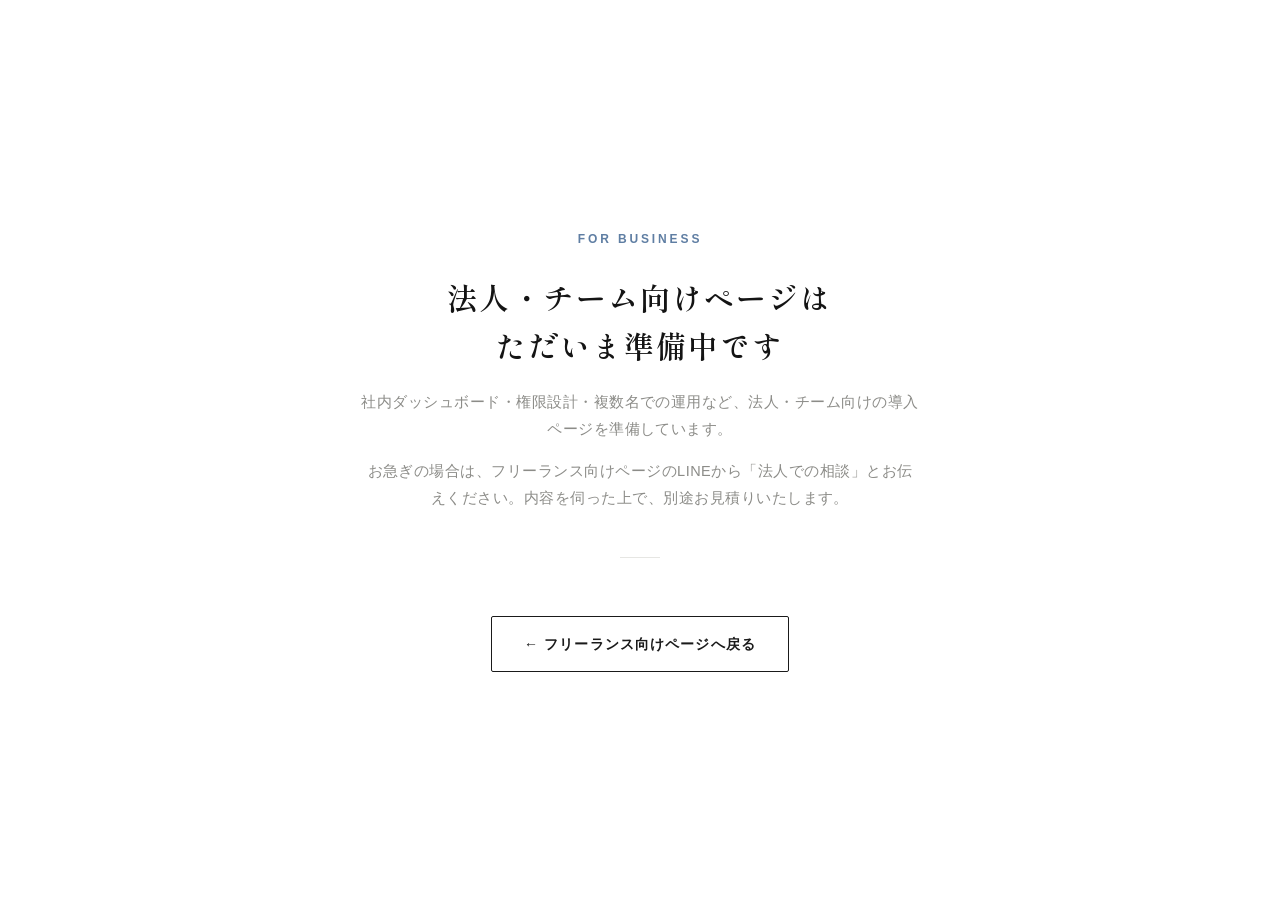
<file: houjin.html>
<!DOCTYPE html>
<html lang="ja">
<head>
<meta charset="UTF-8">
<meta name="viewport" content="width=device-width, initial-scale=1.0">
<link rel="icon" href="favicon.svg" type="image/svg+xml">
<title>法人・チーム向け Notion構築代行｜準備中</title>
<link rel="preconnect" href="https://fonts.googleapis.com">
<link rel="preconnect" href="https://fonts.gstatic.com" crossorigin>
<link href="https://fonts.googleapis.com/css2?family=Shippori+Mincho:wght@500;600;700&display=swap" rel="stylesheet">
<style>
  :root{
    --ink:#1a1a1a;--navy-deep:#141414;--accent:#8199b9;--accent-strong:#5f7ea3;
    --gray-500:#8c8c88;--gray-700:#3a3a38;--line:#e6e6e3;
    --font-serif:"Shippori Mincho",serif;
  }
  *{box-sizing:border-box;margin:0;padding:0;}
  body{
    font-family:"Hiragino Kaku Gothic ProN","Hiragino Sans","Yu Gothic",Meiryo,-apple-system,sans-serif;
    color:var(--gray-700);background:#fff;line-height:1.9;letter-spacing:0.03em;
    min-height:100vh;display:flex;flex-direction:column;align-items:center;justify-content:center;
    text-align:center;padding:40px 24px;-webkit-font-smoothing:antialiased;
  }
  .eyebrow{font-size:12px;font-weight:600;letter-spacing:0.24em;color:var(--accent-strong);margin-bottom:22px;}
  h1{font-family:var(--font-serif);color:var(--navy-deep);font-weight:600;letter-spacing:0.07em;
     font-size:clamp(22px,4vw,30px);line-height:1.6;margin-bottom:20px;}
  p{font-size:14.5px;color:var(--gray-500);max-width:560px;margin:0 auto 14px;}
  .back{display:inline-flex;align-items:center;gap:8px;margin-top:28px;
        padding:14px 32px;border:1px solid var(--ink);color:var(--ink);
        font-size:14px;font-weight:600;letter-spacing:0.08em;border-radius:2px;
        text-decoration:none;transition:background .2s,color .2s;}
  .back:hover{background:var(--ink);color:#fff;}
  .rule{width:40px;height:1px;background:var(--line);margin:30px auto;}
</style>
</head>
<body>
  <div class="eyebrow">FOR BUSINESS</div>
  <h1>法人・チーム向けページは<br>ただいま準備中です</h1>
  <p>社内ダッシュボード・権限設計・複数名での運用など、法人・チーム向けの導入ページを準備しています。</p>
  <p>お急ぎの場合は、フリーランス向けページのLINEから「法人での相談」とお伝えください。内容を伺った上で、別途お見積りいたします。</p>
  <div class="rule"></div>
  <a class="back" href="index.html">← フリーランス向けページへ戻る</a>
</body>
</html>
</file>
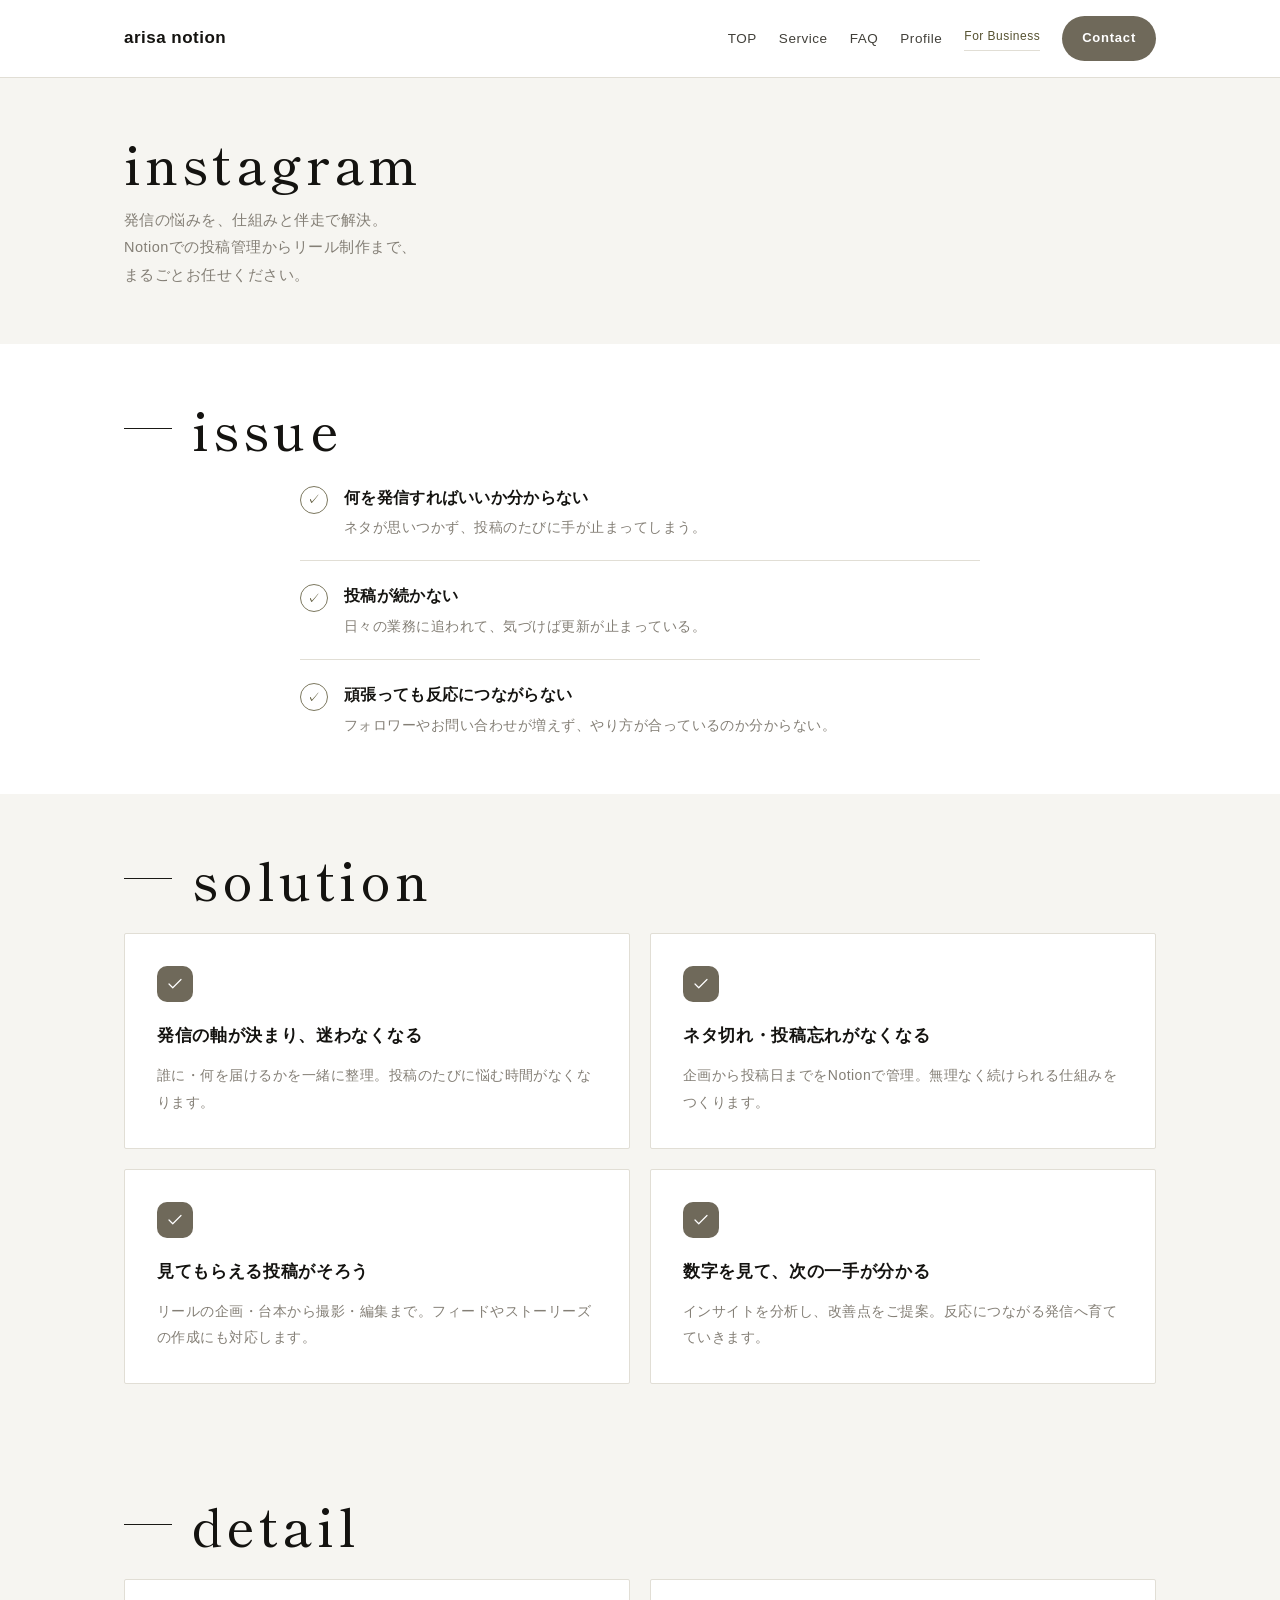
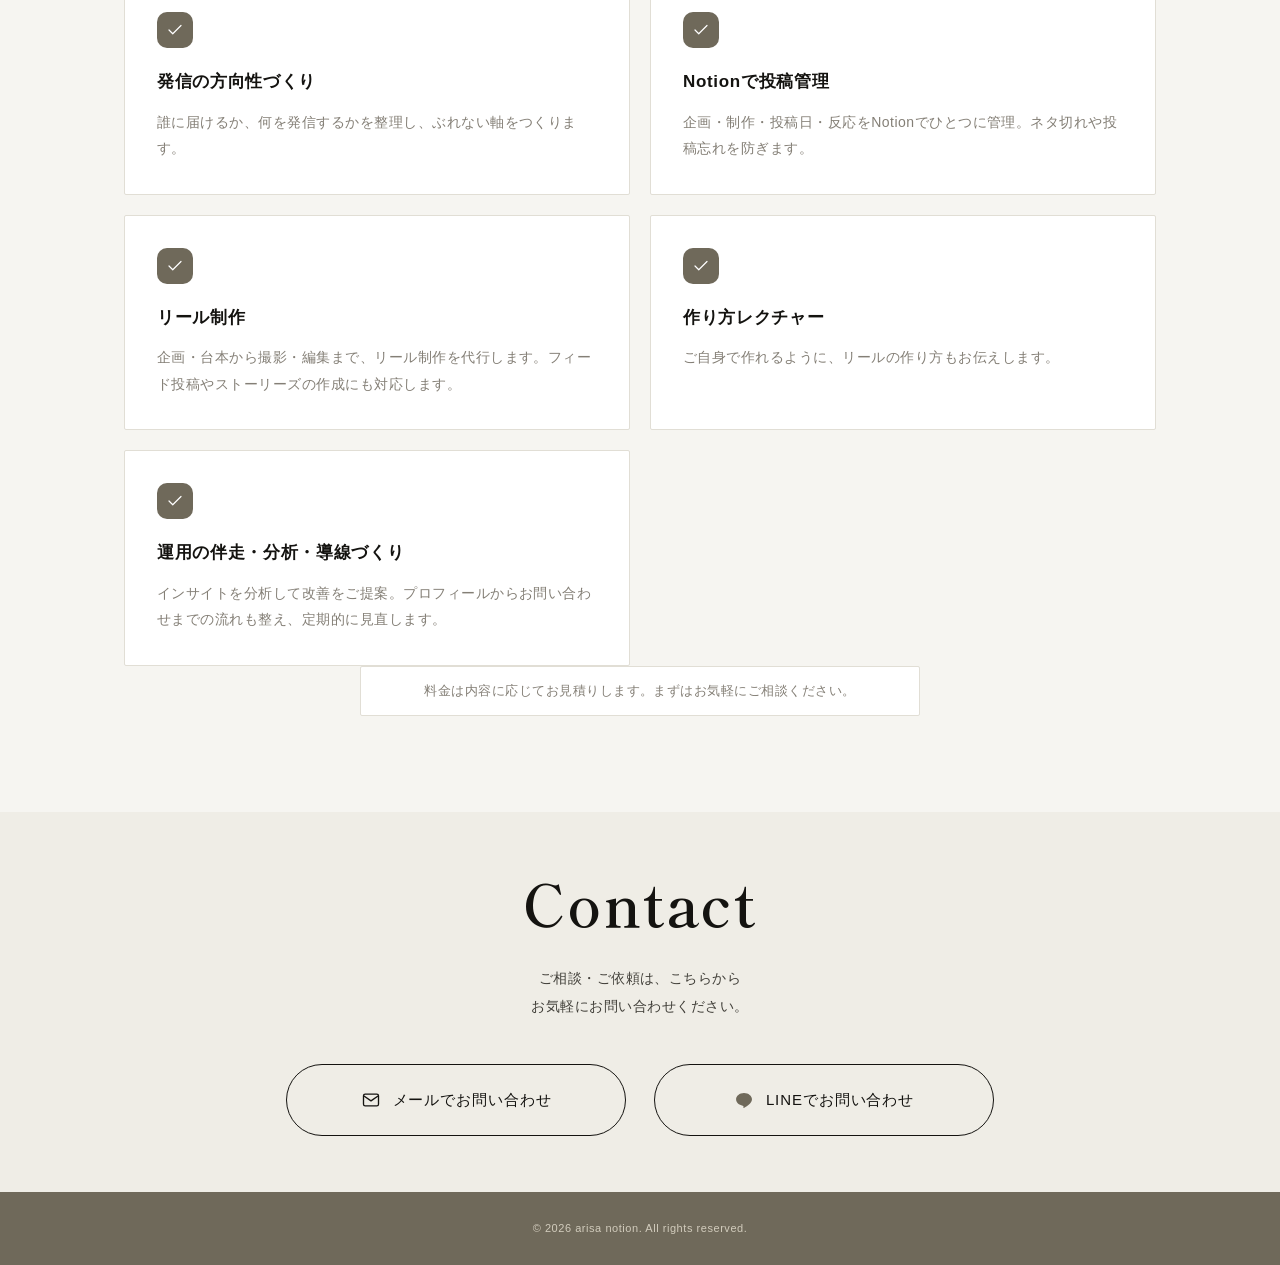
<file: instagram.html>
<!DOCTYPE html>
<html lang="ja">
<head>
<meta charset="UTF-8">
<meta name="viewport" content="width=device-width, initial-scale=1.0">
<link rel="icon" href="favicon.svg" type="image/svg+xml">
<title>Instagram運用サポート｜arisa notion</title>
<link rel="preconnect" href="https://fonts.googleapis.com">
<link rel="preconnect" href="https://fonts.gstatic.com" crossorigin>
<link href="https://fonts.googleapis.com/css2?family=Shippori+Mincho:wght@500;600;700;800&display=swap" rel="stylesheet">
<link rel="stylesheet" href="style.css?v=56">
</head>
<body class="page-compact">

<header>
  <div class="header-inner">
    <a href="index.html" class="logo">arisa notion</a>
    <nav class="desktop-nav">
      <a href="index.html">TOP</a>
      <a href="index.html#services">Service</a>
      <a href="index.html#works">Works</a>
      <a href="index.html#faq">FAQ</a>
      <a href="index.html#about">Profile</a>
      <a class="dn-houjin" href="houjin.html">For Business</a>
      <a class="btn btn-primary btn-sm" href="https://lin.ee/vj0TIVS" target="_blank" rel="noopener">Contact</a>
    </nav>
    <button class="hamburger" id="menuToggle" aria-label="メニューを開く" aria-expanded="false" aria-controls="menuOverlay">
      <span></span><span></span><span></span>
    </button>
  </div>
</header>
<div class="menu-overlay" id="menuOverlay">
  <div class="menu-panel">
    <nav class="menu-nav">
      <a href="index.html">TOP</a>
      <a href="index.html#services">Service</a>
      <a href="index.html#works">Works</a>
      <a href="index.html#faq">FAQ</a>
      <a href="index.html#about">Profile</a>
      <a class="menu-houjin" href="houjin.html">法人の方はこちら</a>
      <a class="btn btn-primary menu-cta" href="https://lin.ee/vj0TIVS" target="_blank" rel="noopener">Contact</a>
    </nav>
  </div>
</div>


<section class="service-intro">
  <div class="wrap">
    <div class="section-head">
      <div class="chapter-tag">INSTAGRAM<span class="tag-line"></span><span class="tag-num">01</span></div>
      <h2>Instagram運用サポート</h2>
      <p>発信の悩みを、仕組みと伴走で解決。<br>Notionでの投稿管理からリール制作まで、<br>まるごとお任せください。</p>
    </div>
  </div>
</section>

<section class="problem" id="problem">
  <div class="wrap">
    <div class="section-head">
      <div class="chapter-tag">ISSUE<span class="tag-line"></span><span class="tag-num">02</span></div>
      <h2>こんなお悩みありませんか?</h2>
    </div>
    <div class="worry-layout" style="grid-template-columns:1fr;max-width:680px;">
      <div class="worry-list">
        <div class="worry-item">
          <span class="wq">✓</span>
          <div class="wt"><strong>何を発信すればいいか分からない</strong><p>ネタが思いつかず、投稿のたびに手が止まってしまう。</p></div>
        </div>
        <div class="worry-item">
          <span class="wq">✓</span>
          <div class="wt"><strong>投稿が続かない</strong><p>日々の業務に追われて、気づけば更新が止まっている。</p></div>
        </div>
        <div class="worry-item">
          <span class="wq">✓</span>
          <div class="wt"><strong>頑張っても反応につながらない</strong><p>フォロワーやお問い合わせが増えず、やり方が合っているのか分からない。</p></div>
        </div>
      </div>
    </div>
  </div>
</section>

<section class="service" id="solution">
  <div class="wrap">
    <div class="section-head">
      <div class="chapter-tag">SOLUTION<span class="tag-line"></span><span class="tag-num">03</span></div>
      <h2>その悩み、解決できます</h2>
    </div>
    <div class="service-grid">
      <div class="service-card">
        <div class="num"><svg class="icon" viewBox="0 0 24 24" style="width:18px;height:18px;color:#fff;"><path d="M20 6L9 17l-5-5"/></svg></div>
        <h3>発信の軸が決まり、迷わなくなる</h3>
        <p>誰に・何を届けるかを一緒に整理。投稿のたびに悩む時間がなくなります。</p>
      </div>
      <div class="service-card">
        <div class="num"><svg class="icon" viewBox="0 0 24 24" style="width:18px;height:18px;color:#fff;"><path d="M20 6L9 17l-5-5"/></svg></div>
        <h3>ネタ切れ・投稿忘れがなくなる</h3>
        <p>企画から投稿日までをNotionで管理。無理なく続けられる仕組みをつくります。</p>
      </div>
      <div class="service-card">
        <div class="num"><svg class="icon" viewBox="0 0 24 24" style="width:18px;height:18px;color:#fff;"><path d="M20 6L9 17l-5-5"/></svg></div>
        <h3>見てもらえる投稿がそろう</h3>
        <p>リールの企画・台本から撮影・編集まで。フィードやストーリーズの作成にも対応します。</p>
      </div>
      <div class="service-card">
        <div class="num"><svg class="icon" viewBox="0 0 24 24" style="width:18px;height:18px;color:#fff;"><path d="M20 6L9 17l-5-5"/></svg></div>
        <h3>数字を見て、次の一手が分かる</h3>
        <p>インサイトを分析し、改善点をご提案。反応につながる発信へ育てていきます。</p>
      </div>
    </div>
  </div>
</section>

<section class="service" id="detail">
  <div class="wrap">
    <div class="section-head">
      <div class="chapter-tag">DETAIL<span class="tag-line"></span><span class="tag-num">04</span></div>
      <h2>ご提供内容</h2>
    </div>
    <div class="service-grid">
      <div class="service-card">
        <div class="num"><svg class="icon" viewBox="0 0 24 24" style="width:18px;height:18px;color:#fff;"><path d="M20 6L9 17l-5-5"/></svg></div>
        <h3>発信の方向性づくり</h3>
        <p>誰に届けるか、何を発信するかを整理し、ぶれない軸をつくります。</p>
      </div>
      <div class="service-card">
        <div class="num"><svg class="icon" viewBox="0 0 24 24" style="width:18px;height:18px;color:#fff;"><path d="M20 6L9 17l-5-5"/></svg></div>
        <h3>Notionで投稿管理</h3>
        <p>企画・制作・投稿日・反応をNotionでひとつに管理。ネタ切れや投稿忘れを防ぎます。</p>
      </div>
      <div class="service-card">
        <div class="num"><svg class="icon" viewBox="0 0 24 24" style="width:18px;height:18px;color:#fff;"><path d="M20 6L9 17l-5-5"/></svg></div>
        <h3>リール制作</h3>
        <p>企画・台本から撮影・編集まで、リール制作を代行します。フィード投稿やストーリーズの作成にも対応します。</p>
      </div>
      <div class="service-card">
        <div class="num"><svg class="icon" viewBox="0 0 24 24" style="width:18px;height:18px;color:#fff;"><path d="M20 6L9 17l-5-5"/></svg></div>
        <h3>作り方レクチャー</h3>
        <p>ご自身で作れるように、リールの作り方もお伝えします。</p>
      </div>
      <div class="service-card">
        <div class="num"><svg class="icon" viewBox="0 0 24 24" style="width:18px;height:18px;color:#fff;"><path d="M20 6L9 17l-5-5"/></svg></div>
        <h3>運用の伴走・分析・導線づくり</h3>
        <p>インサイトを分析して改善をご提案。プロフィールからお問い合わせまでの流れも整え、定期的に見直します。</p>
      </div>
    </div>
    <p class="price-note">料金は内容に応じてお見積りします。まずはお気軽にご相談ください。</p>
  </div>
</section>

<section class="contact" id="contact">
  <div class="wrap">
    <h2 class="contact-title">Contact</h2>
    <p>ご相談・ご依頼は、こちらから<br>お気軽にお問い合わせください。</p>
    <div class="contact-btns">
      <a class="contact-btn" href="mailto:arisa.roff@gmail.com">
        <svg class="ic-mail" viewBox="0 0 24 24"><rect x="3" y="5" width="18" height="14" rx="2"/><path d="M4 7.5l8 5.5 8-5.5"/></svg>
        メールでお問い合わせ
      </a>
      <a class="contact-btn" href="https://lin.ee/vj0TIVS" target="_blank" rel="noopener">
        <svg class="ic-line" viewBox="0 0 24 24"><path d="M12 3.5C6.76 3.5 2.5 6.94 2.5 11.18c0 3.8 3.38 6.98 7.94 7.58.31.07.73.2.84.47.09.24.06.62.03.86l-.13.82c-.04.24-.19.95.83.52 1.02-.43 5.5-3.24 7.5-5.55 1.38-1.51 2.04-3.05 2.04-4.72 0-4.24-4.26-7.68-9.5-7.68z"/></svg>
        LINEでお問い合わせ
      </a>
    </div>
  </div>
</section>

<footer>
  <div class="foot-bottom">© 2026 arisa notion. All rights reserved.</div>
</footer>

<script>
  document.querySelectorAll('.section-head').forEach(head => {
    const tag = head.querySelector('.chapter-tag'); if (!tag) return;
    const en = (tag.childNodes[0] && tag.childNodes[0].textContent || '').trim(); if (!en) return;
    const big = document.createElement('div'); big.className='big-en'; big.setAttribute('aria-hidden','true'); big.textContent=en;
    head.insertBefore(big, head.firstChild);
  });
  const menuToggle=document.getElementById('menuToggle'), menuOverlay=document.getElementById('menuOverlay');
  if(menuToggle&&menuOverlay){const setMenu=o=>{menuOverlay.classList.toggle('open',o);menuToggle.classList.toggle('open',o);menuToggle.setAttribute('aria-expanded',o?'true':'false');document.body.style.overflow=o?'hidden':'';};menuToggle.addEventListener('click',()=>setMenu(!menuOverlay.classList.contains('open')));menuOverlay.querySelectorAll('a').forEach(a=>a.addEventListener('click',()=>setMenu(false)));menuOverlay.addEventListener('click',e=>{if(e.target===menuOverlay)setMenu(false);});}
</script>
<script>
  // WORKSに実績があるときだけ、メニューの「Works」を表示
  fetch("https://script.google.com/macros/s/AKfycbw_ZzAaJ5ShrcZCGlMD8b1FFa9hiijfWj2C5VvIkqhl4gSJDakgrfB1LQS_jBWuEJpe/exec").then(r => r.json()).then(items => { if (Array.isArray(items) && items.length) document.body.classList.add('has-works'); }).catch(() => {});
</script>
</body>
</html>
</file>
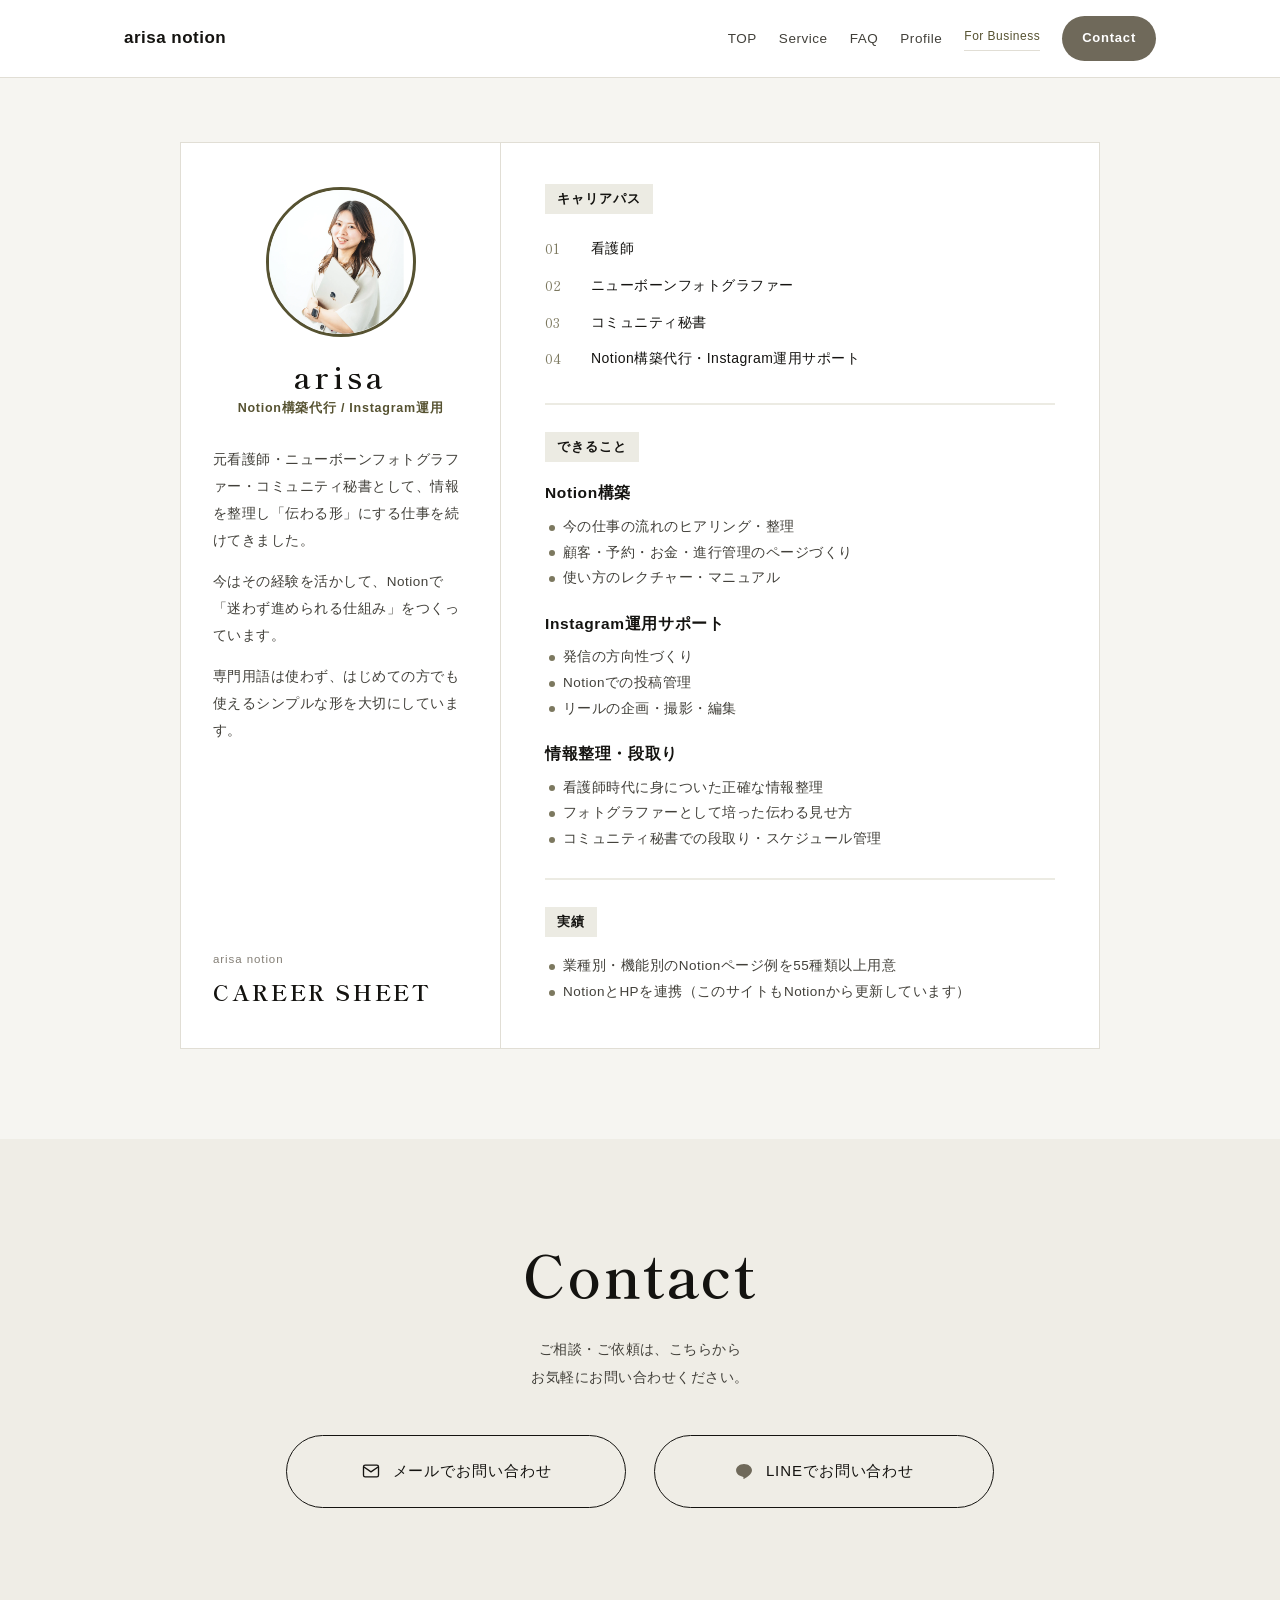
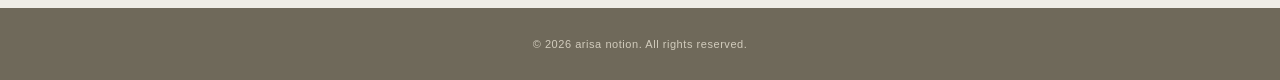
<file: profile.html>
<!DOCTYPE html>
<html lang="ja">
<head>
<meta charset="UTF-8">
<meta name="viewport" content="width=device-width, initial-scale=1.0">
<link rel="icon" href="favicon.svg" type="image/svg+xml">
<title>プロフィール｜arisa notion</title>
<link rel="preconnect" href="https://fonts.googleapis.com">
<link rel="preconnect" href="https://fonts.gstatic.com" crossorigin>
<link href="https://fonts.googleapis.com/css2?family=Shippori+Mincho:wght@500;600;700;800&display=swap" rel="stylesheet">
<link rel="stylesheet" href="style.css?v=56">
</head>
<body>

<header>
  <div class="header-inner">
    <a href="index.html" class="logo">arisa notion</a>
    <nav class="desktop-nav">
      <a href="index.html">TOP</a>
      <a href="index.html#services">Service</a>
      <a href="index.html#works">Works</a>
      <a href="index.html#faq">FAQ</a>
      <a href="index.html#about">Profile</a>
      <a class="dn-houjin" href="houjin.html">For Business</a>
      <a class="btn btn-primary btn-sm" href="https://lin.ee/vj0TIVS" target="_blank" rel="noopener">Contact</a>
    </nav>
    <button class="hamburger" id="menuToggle" aria-label="メニューを開く" aria-expanded="false" aria-controls="menuOverlay">
      <span></span><span></span><span></span>
    </button>
  </div>
</header>
<div class="menu-overlay" id="menuOverlay">
  <div class="menu-panel">
    <nav class="menu-nav">
      <a href="index.html">TOP</a>
      <a href="index.html#services">Service</a>
      <a href="index.html#works">Works</a>
      <a href="index.html#faq">FAQ</a>
      <a href="index.html#about">Profile</a>
      <a class="menu-houjin" href="houjin.html">法人の方はこちら</a>
      <a class="btn btn-primary menu-cta" href="https://lin.ee/vj0TIVS" target="_blank" rel="noopener">Contact</a>
    </nav>
  </div>
</div>


<section class="cs" id="about">
  <div class="wrap">
    <div class="cs-sheet">
      <!-- 左：写真・名前・紹介 -->
      <aside class="cs-side">
        <div class="cs-photo"><img src="profile3.webp" alt="arisaのプロフィール写真"></div>
        <h1 class="cs-name">arisa</h1>
        <p class="cs-role">Notion構築代行 / Instagram運用</p>
        <div class="cs-intro">
          <p>元看護師・ニューボーンフォトグラファー・コミュニティ秘書として、情報を整理し「伝わる形」にする仕事を続けてきました。</p>
          <p>今はその経験を活かして、Notionで「迷わず進められる仕組み」をつくっています。</p>
          <p>専門用語は使わず、はじめての方でも使えるシンプルな形を大切にしています。</p>
        </div>
        <div class="cs-foot">
          <span>arisa notion</span>
          <strong>CAREER SHEET</strong>
        </div>
      </aside>

      <!-- 右：経歴・担当・実績 -->
      <div class="cs-main">
        <div class="cs-block">
          <h2 class="cs-label">キャリアパス</h2>
          <ol class="cs-path">
            <li><span>01</span>看護師</li>
            <li><span>02</span>ニューボーンフォトグラファー</li>
            <li><span>03</span>コミュニティ秘書</li>
            <li><span>04</span>Notion構築代行・Instagram運用サポート</li>
          </ol>
        </div>

        <div class="cs-block">
          <h2 class="cs-label">できること</h2>
          <h3>Notion構築</h3>
          <ul>
            <li>今の仕事の流れのヒアリング・整理</li>
            <li>顧客・予約・お金・進行管理のページづくり</li>
            <li>使い方のレクチャー・マニュアル</li>
          </ul>
          <h3>Instagram運用サポート</h3>
          <ul>
            <li>発信の方向性づくり</li>
            <li>Notionでの投稿管理</li>
            <li>リールの企画・撮影・編集</li>
          </ul>
          <h3>情報整理・段取り</h3>
          <ul>
            <li>看護師時代に身についた正確な情報整理</li>
            <li>フォトグラファーとして培った伝わる見せ方</li>
            <li>コミュニティ秘書での段取り・スケジュール管理</li>
          </ul>
        </div>

        <div class="cs-block">
          <h2 class="cs-label">実績</h2>
          <ul>
            <li>業種別・機能別のNotionページ例を55種類以上用意</li>
            <li>NotionとHPを連携（このサイトもNotionから更新しています）</li>
          </ul>
        </div>
      </div>
    </div>
  </div>
</section>
<section class="contact" id="contact">
  <div class="wrap">
    <h2 class="contact-title">Contact</h2>
    <p>ご相談・ご依頼は、こちらから<br>お気軽にお問い合わせください。</p>
    <div class="contact-btns">
      <a class="contact-btn" href="mailto:arisa.roff@gmail.com">
        <svg class="ic-mail" viewBox="0 0 24 24"><rect x="3" y="5" width="18" height="14" rx="2"/><path d="M4 7.5l8 5.5 8-5.5"/></svg>
        メールでお問い合わせ
      </a>
      <a class="contact-btn" href="https://lin.ee/vj0TIVS" target="_blank" rel="noopener">
        <svg class="ic-line" viewBox="0 0 24 24"><path d="M12 3.5C6.76 3.5 2.5 6.94 2.5 11.18c0 3.8 3.38 6.98 7.94 7.58.31.07.73.2.84.47.09.24.06.62.03.86l-.13.82c-.04.24-.19.95.83.52 1.02-.43 5.5-3.24 7.5-5.55 1.38-1.51 2.04-3.05 2.04-4.72 0-4.24-4.26-7.68-9.5-7.68z"/></svg>
        LINEでお問い合わせ
      </a>
    </div>
  </div>
</section>

<footer>
  <div class="foot-bottom">© 2026 arisa notion. All rights reserved.</div>
</footer>

<script>
  document.querySelectorAll('.section-head').forEach(head => {
    const tag = head.querySelector('.chapter-tag'); if (!tag) return;
    const en = (tag.childNodes[0] && tag.childNodes[0].textContent || '').trim(); if (!en) return;
    const big = document.createElement('div'); big.className='big-en'; big.setAttribute('aria-hidden','true'); big.textContent=en;
    head.insertBefore(big, head.firstChild);
  });
  const menuToggle = document.getElementById('menuToggle');
  const menuOverlay = document.getElementById('menuOverlay');
  if (menuToggle && menuOverlay) {
    const setMenu = (o) => { menuOverlay.classList.toggle('open', o); menuToggle.classList.toggle('open', o); menuToggle.setAttribute('aria-expanded', o?'true':'false'); document.body.style.overflow = o?'hidden':''; };
    menuToggle.addEventListener('click', () => setMenu(!menuOverlay.classList.contains('open')));
    menuOverlay.querySelectorAll('a').forEach(a => a.addEventListener('click', () => setMenu(false)));
    menuOverlay.addEventListener('click', (e) => { if (e.target === menuOverlay) setMenu(false); });
  }
</script>
<script>
  // WORKSに実績があるときだけ、メニューの「Works」を表示
  fetch("https://script.google.com/macros/s/AKfycbw_ZzAaJ5ShrcZCGlMD8b1FFa9hiijfWj2C5VvIkqhl4gSJDakgrfB1LQS_jBWuEJpe/exec").then(r => r.json()).then(items => { if (Array.isArray(items) && items.length) document.body.classList.add('has-works'); }).catch(() => {});
</script>
</body>
</html>
</file>
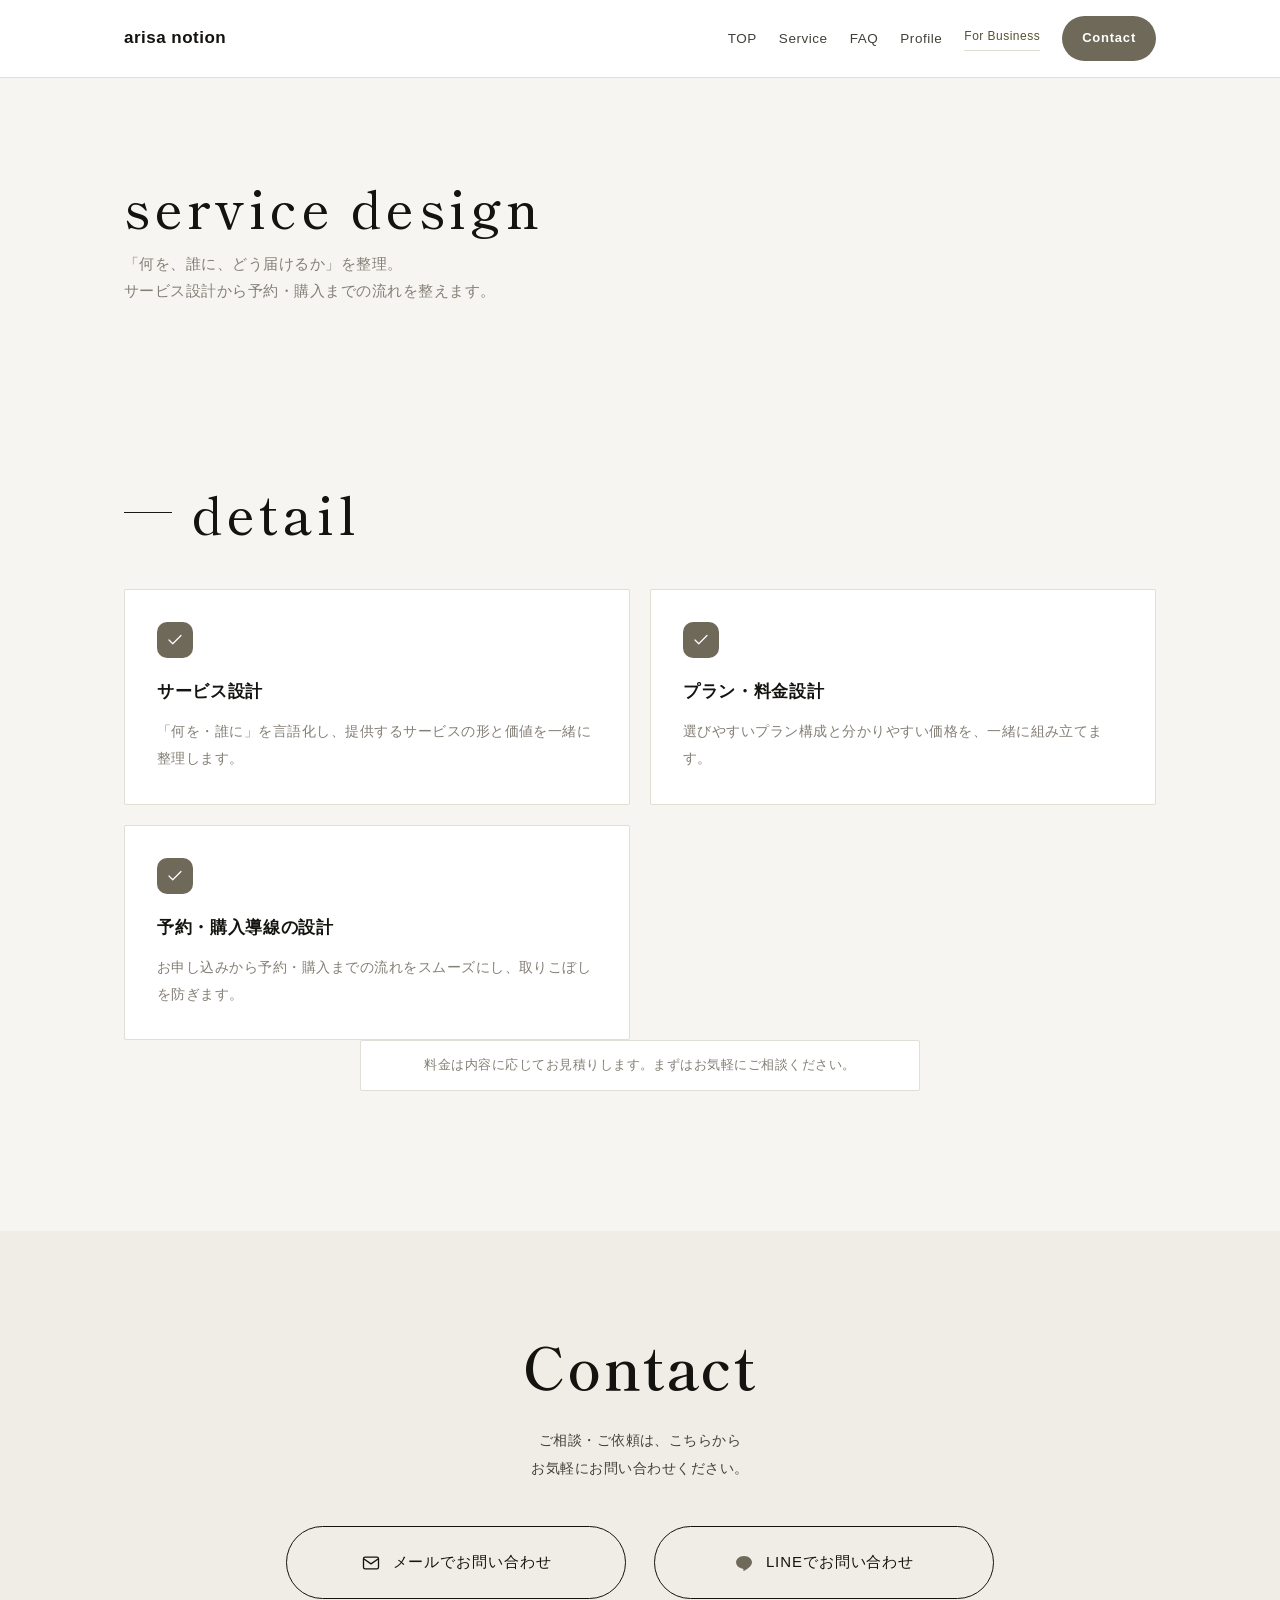
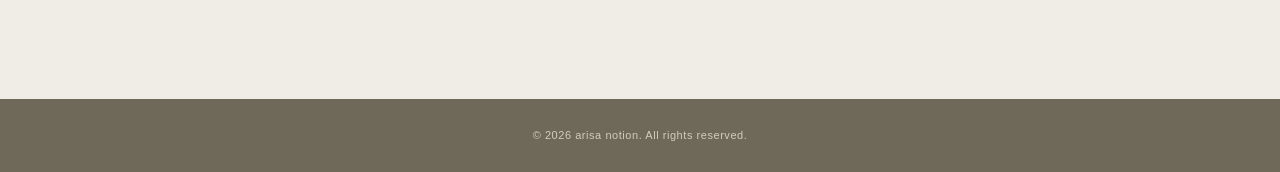
<file: service-design.html>
<!DOCTYPE html>
<html lang="ja">
<head>
<meta charset="UTF-8">
<meta name="viewport" content="width=device-width, initial-scale=1.0">
<link rel="icon" href="favicon.svg" type="image/svg+xml">
<title>サービス・導線設計｜arisa notion</title>
<link rel="preconnect" href="https://fonts.googleapis.com">
<link rel="preconnect" href="https://fonts.gstatic.com" crossorigin>
<link href="https://fonts.googleapis.com/css2?family=Shippori+Mincho:wght@500;600;700;800&display=swap" rel="stylesheet">
<link rel="stylesheet" href="style.css?v=56">
</head>
<body>

<header>
  <div class="header-inner">
    <a href="index.html" class="logo">arisa notion</a>
    <nav class="desktop-nav">
      <a href="index.html">TOP</a>
      <a href="index.html#services">Service</a>
      <a href="index.html#works">Works</a>
      <a href="index.html#faq">FAQ</a>
      <a href="index.html#about">Profile</a>
      <a class="dn-houjin" href="houjin.html">For Business</a>
      <a class="btn btn-primary btn-sm" href="https://lin.ee/vj0TIVS" target="_blank" rel="noopener">Contact</a>
    </nav>
    <button class="hamburger" id="menuToggle" aria-label="メニューを開く" aria-expanded="false" aria-controls="menuOverlay">
      <span></span><span></span><span></span>
    </button>
  </div>
</header>
<div class="menu-overlay" id="menuOverlay">
  <div class="menu-panel">
    <nav class="menu-nav">
      <a href="index.html">TOP</a>
      <a href="index.html#services">Service</a>
      <a href="index.html#works">Works</a>
      <a href="index.html#faq">FAQ</a>
      <a href="index.html#about">Profile</a>
      <a class="menu-houjin" href="houjin.html">法人の方はこちら</a>
      <a class="btn btn-primary menu-cta" href="https://lin.ee/vj0TIVS" target="_blank" rel="noopener">Contact</a>
    </nav>
  </div>
</div>


<section class="service-intro">
  <div class="wrap">
    <div class="section-head">
      <div class="chapter-tag">SERVICE DESIGN<span class="tag-line"></span><span class="tag-num">01</span></div>
      <h2>サービス・導線設計</h2>
      <p>「何を、誰に、どう届けるか」を整理。<br>サービス設計から予約・購入までの流れを整えます。</p>
    </div>
  </div>
</section>

<section class="service" id="detail">
  <div class="wrap">
    <div class="section-head">
      <div class="chapter-tag">DETAIL<span class="tag-line"></span><span class="tag-num">02</span></div>
      <h2>ご提供内容</h2>
    </div>
    <div class="service-grid">
      <div class="service-card">
        <div class="num"><svg class="icon" viewBox="0 0 24 24" style="width:18px;height:18px;color:#fff;"><path d="M20 6L9 17l-5-5"/></svg></div>
        <h3>サービス設計</h3>
        <p>「何を・誰に」を言語化し、提供するサービスの形と価値を一緒に整理します。</p>
      </div>
      <div class="service-card">
        <div class="num"><svg class="icon" viewBox="0 0 24 24" style="width:18px;height:18px;color:#fff;"><path d="M20 6L9 17l-5-5"/></svg></div>
        <h3>プラン・料金設計</h3>
        <p>選びやすいプラン構成と分かりやすい価格を、一緒に組み立てます。</p>
      </div>
      <div class="service-card">
        <div class="num"><svg class="icon" viewBox="0 0 24 24" style="width:18px;height:18px;color:#fff;"><path d="M20 6L9 17l-5-5"/></svg></div>
        <h3>予約・購入導線の設計</h3>
        <p>お申し込みから予約・購入までの流れをスムーズにし、取りこぼしを防ぎます。</p>
      </div>
    </div>
    <p class="price-note">料金は内容に応じてお見積りします。まずはお気軽にご相談ください。</p>
  </div>
</section>

<section class="contact" id="contact">
  <div class="wrap">
    <h2 class="contact-title">Contact</h2>
    <p>ご相談・ご依頼は、こちらから<br>お気軽にお問い合わせください。</p>
    <div class="contact-btns">
      <a class="contact-btn" href="mailto:arisa.roff@gmail.com">
        <svg class="ic-mail" viewBox="0 0 24 24"><rect x="3" y="5" width="18" height="14" rx="2"/><path d="M4 7.5l8 5.5 8-5.5"/></svg>
        メールでお問い合わせ
      </a>
      <a class="contact-btn" href="https://lin.ee/vj0TIVS" target="_blank" rel="noopener">
        <svg class="ic-line" viewBox="0 0 24 24"><path d="M12 3.5C6.76 3.5 2.5 6.94 2.5 11.18c0 3.8 3.38 6.98 7.94 7.58.31.07.73.2.84.47.09.24.06.62.03.86l-.13.82c-.04.24-.19.95.83.52 1.02-.43 5.5-3.24 7.5-5.55 1.38-1.51 2.04-3.05 2.04-4.72 0-4.24-4.26-7.68-9.5-7.68z"/></svg>
        LINEでお問い合わせ
      </a>
    </div>
  </div>
</section>

<footer>
  <div class="foot-bottom">© 2026 arisa notion. All rights reserved.</div>
</footer>

<script>
  document.querySelectorAll('.section-head').forEach(head => {
    const tag = head.querySelector('.chapter-tag'); if (!tag) return;
    const en = (tag.childNodes[0] && tag.childNodes[0].textContent || '').trim(); if (!en) return;
    const big = document.createElement('div'); big.className='big-en'; big.setAttribute('aria-hidden','true'); big.textContent=en;
    head.insertBefore(big, head.firstChild);
  });
  const menuToggle=document.getElementById('menuToggle'), menuOverlay=document.getElementById('menuOverlay');
  if(menuToggle&&menuOverlay){const setMenu=o=>{menuOverlay.classList.toggle('open',o);menuToggle.classList.toggle('open',o);menuToggle.setAttribute('aria-expanded',o?'true':'false');document.body.style.overflow=o?'hidden':'';};menuToggle.addEventListener('click',()=>setMenu(!menuOverlay.classList.contains('open')));menuOverlay.querySelectorAll('a').forEach(a=>a.addEventListener('click',()=>setMenu(false)));menuOverlay.addEventListener('click',e=>{if(e.target===menuOverlay)setMenu(false);});}
</script>
<script>
  // WORKSに実績があるときだけ、メニューの「Works」を表示
  fetch("https://script.google.com/macros/s/AKfycbw_ZzAaJ5ShrcZCGlMD8b1FFa9hiijfWj2C5VvIkqhl4gSJDakgrfB1LQS_jBWuEJpe/exec").then(r => r.json()).then(items => { if (Array.isArray(items) && items.length) document.body.classList.add('has-works'); }).catch(() => {});
</script>
</body>
</html>
</file>
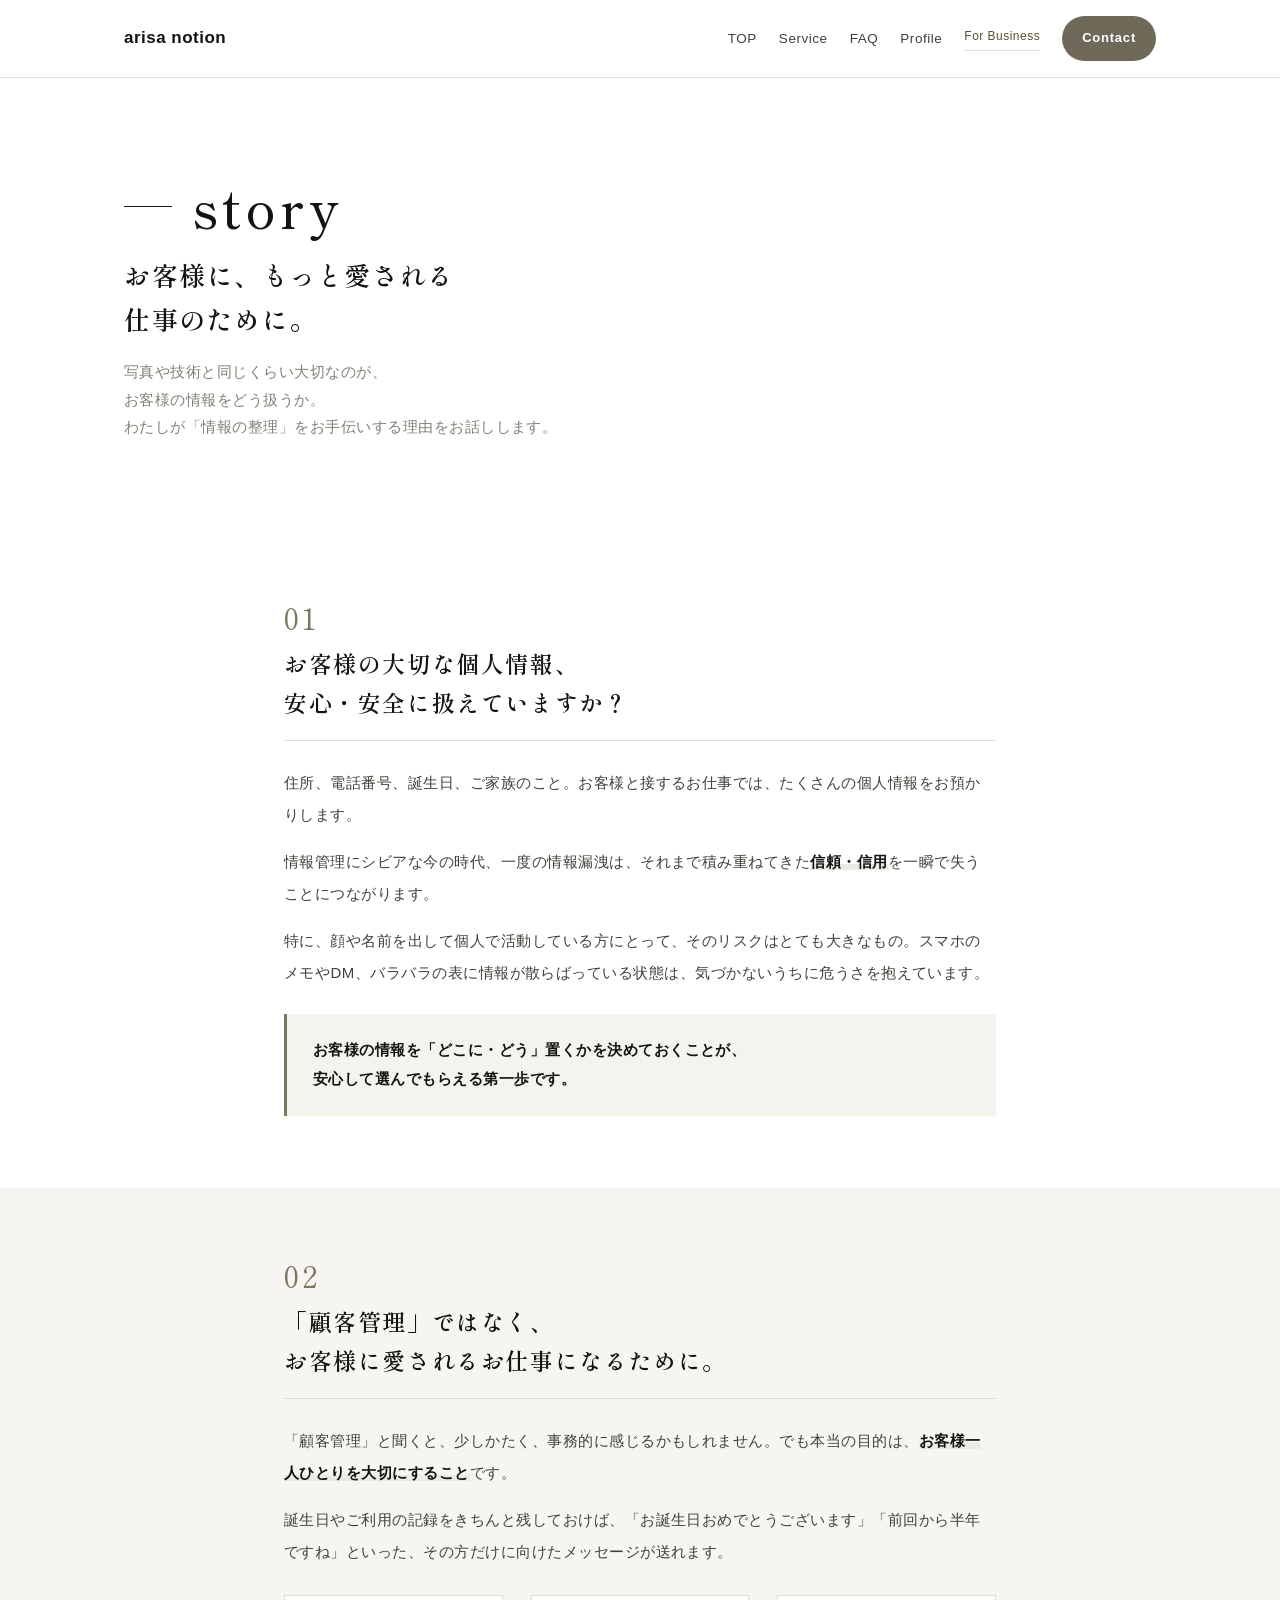
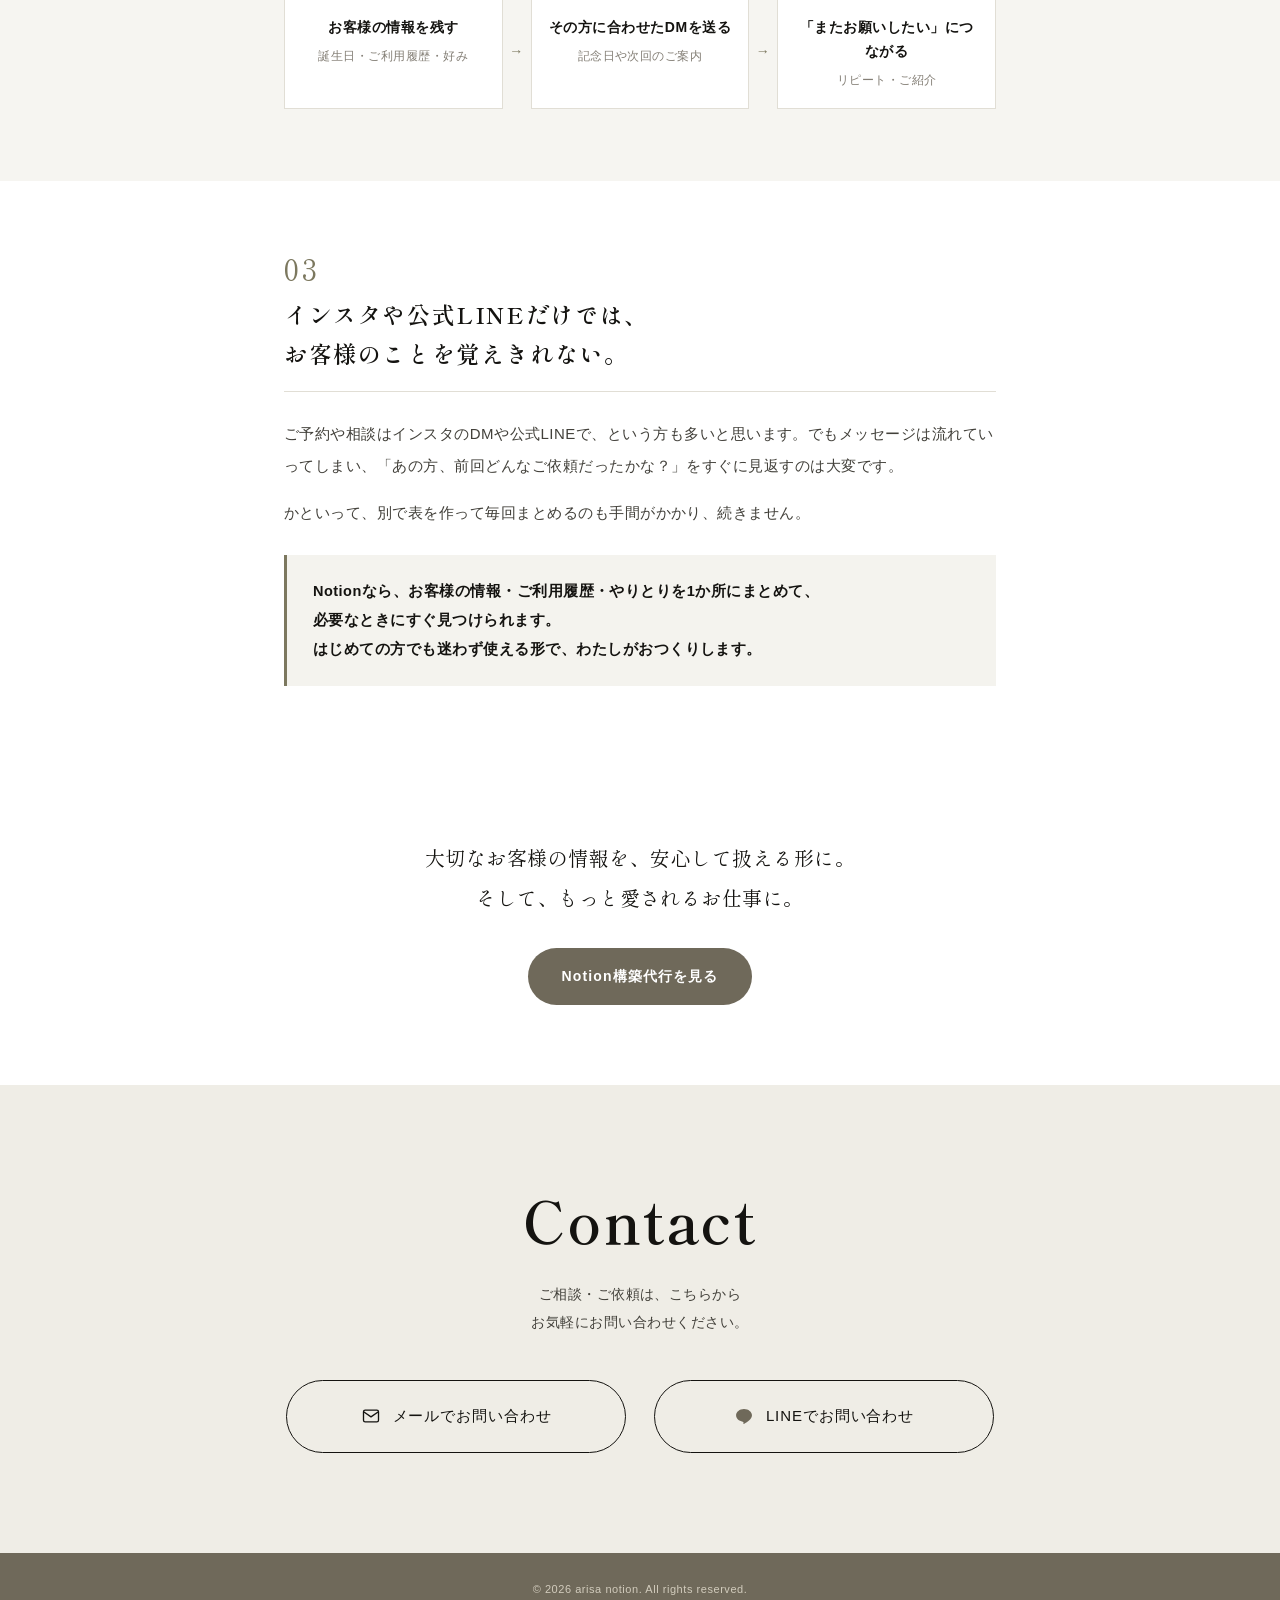
<file: story.html>
<!DOCTYPE html>
<html lang="ja">
<head>
<meta charset="UTF-8">
<meta name="viewport" content="width=device-width, initial-scale=1.0">
<link rel="icon" href="favicon.svg" type="image/svg+xml">
<title>想い｜arisa notion</title>
<link rel="preconnect" href="https://fonts.googleapis.com">
<link rel="preconnect" href="https://fonts.gstatic.com" crossorigin>
<link href="https://fonts.googleapis.com/css2?family=Shippori+Mincho:wght@500;600;700;800&display=swap" rel="stylesheet">
<link rel="stylesheet" href="style.css?v=56">
</head>
<body>

<header>
  <div class="header-inner">
    <a href="index.html" class="logo">arisa notion</a>
    <nav class="desktop-nav">
      <a href="index.html">TOP</a>
      <a href="index.html#services">Service</a>
      <a href="index.html#works">Works</a>
      <a href="index.html#faq">FAQ</a>
      <a href="index.html#about">Profile</a>
      <a class="dn-houjin" href="houjin.html">For Business</a>
      <a class="btn btn-primary btn-sm" href="https://lin.ee/vj0TIVS" target="_blank" rel="noopener">Contact</a>
    </nav>
    <button class="hamburger" id="menuToggle" aria-label="メニューを開く" aria-expanded="false" aria-controls="menuOverlay">
      <span></span><span></span><span></span>
    </button>
  </div>
</header>
<div class="menu-overlay" id="menuOverlay">
  <div class="menu-panel">
    <nav class="menu-nav">
      <a href="index.html">TOP</a>
      <a href="index.html#services">Service</a>
      <a href="index.html#works">Works</a>
      <a href="index.html#faq">FAQ</a>
      <a href="index.html#about">Profile</a>
      <a class="menu-houjin" href="houjin.html">法人の方はこちら</a>
      <a class="btn btn-primary menu-cta" href="https://lin.ee/vj0TIVS" target="_blank" rel="noopener">Contact</a>
    </nav>
  </div>
</div>


<section class="st-hero">
  <div class="wrap">
    <div class="section-head">
      <div class="chapter-tag">STORY<span class="tag-line"></span><span class="tag-num">01</span></div>
      <h2>想い</h2>
      <p class="st-catch">お客様に、もっと愛される<br>仕事のために。</p>
      <p>写真や技術と同じくらい大切なのが、<br>お客様の情報をどう扱うか。<br>わたしが「情報の整理」をお手伝いする理由をお話しします。</p>
    </div>
  </div>
</section>

<section class="st-block">
  <div class="wrap st-wrap">
    <p class="st-num">01</p>
    <h2 class="st-title">お客様の大切な個人情報、<br>安心・安全に扱えていますか？</h2>
    <p>住所、電話番号、誕生日、ご家族のこと。お客様と接するお仕事では、たくさんの個人情報をお預かりします。</p>
    <p>情報管理にシビアな今の時代、一度の情報漏洩は、それまで積み重ねてきた<strong>信頼・信用</strong>を一瞬で失うことにつながります。</p>
    <p>特に、顔や名前を出して個人で活動している方にとって、そのリスクはとても大きなもの。スマホのメモやDM、バラバラの表に情報が散らばっている状態は、気づかないうちに危うさを抱えています。</p>
    <div class="st-point">お客様の情報を「どこに・どう」置くかを決めておくことが、<br>安心して選んでもらえる第一歩です。</div>
  </div>
</section>

<section class="st-block st-alt">
  <div class="wrap st-wrap">
    <p class="st-num">02</p>
    <h2 class="st-title">「顧客管理」ではなく、<br>お客様に愛されるお仕事になるために。</h2>
    <p>「顧客管理」と聞くと、少しかたく、事務的に感じるかもしれません。でも本当の目的は、<strong>お客様一人ひとりを大切にすること</strong>です。</p>
    <p>誕生日やご利用の記録をきちんと残しておけば、「お誕生日おめでとうございます」「前回から半年ですね」といった、その方だけに向けたメッセージが送れます。</p>
    <ul class="st-flow">
      <li>お客様の情報を残す<small>誕生日・ご利用履歴・好み</small></li>
      <li>その方に合わせたDMを送る<small>記念日や次回のご案内</small></li>
      <li>「またお願いしたい」につながる<small>リピート・ご紹介</small></li>
    </ul>
  </div>
</section>

<section class="st-block">
  <div class="wrap st-wrap">
    <p class="st-num">03</p>
    <h2 class="st-title">インスタや公式LINEだけでは、<br>お客様のことを覚えきれない。</h2>
    <p>ご予約や相談はインスタのDMや公式LINEで、という方も多いと思います。でもメッセージは流れていってしまい、「あの方、前回どんなご依頼だったかな？」をすぐに見返すのは大変です。</p>
    <p>かといって、別で表を作って毎回まとめるのも手間がかかり、続きません。</p>
    <div class="st-point">Notionなら、お客様の情報・ご利用履歴・やりとりを1か所にまとめて、<br>必要なときにすぐ見つけられます。<br>はじめての方でも迷わず使える形で、わたしがおつくりします。</div>
  </div>
</section>

<section class="st-end">
  <div class="wrap">
    <p class="st-end-text">大切なお客様の情報を、安心して扱える形に。<br>そして、もっと愛されるお仕事に。</p>
    <a class="btn btn-primary" href="notion.html">Notion構築代行を見る</a>
  </div>
</section>

<section class="contact" id="contact">
  <div class="wrap">
    <h2 class="contact-title">Contact</h2>
    <p>ご相談・ご依頼は、こちらから<br>お気軽にお問い合わせください。</p>
    <div class="contact-btns">
      <a class="contact-btn" href="mailto:arisa.roff@gmail.com">
        <svg class="ic-mail" viewBox="0 0 24 24"><rect x="3" y="5" width="18" height="14" rx="2"/><path d="M4 7.5l8 5.5 8-5.5"/></svg>
        メールでお問い合わせ
      </a>
      <a class="contact-btn" href="https://lin.ee/vj0TIVS" target="_blank" rel="noopener">
        <svg class="ic-line" viewBox="0 0 24 24"><path d="M12 3.5C6.76 3.5 2.5 6.94 2.5 11.18c0 3.8 3.38 6.98 7.94 7.58.31.07.73.2.84.47.09.24.06.62.03.86l-.13.82c-.04.24-.19.95.83.52 1.02-.43 5.5-3.24 7.5-5.55 1.38-1.51 2.04-3.05 2.04-4.72 0-4.24-4.26-7.68-9.5-7.68z"/></svg>
        LINEでお問い合わせ
      </a>
    </div>
  </div>
</section>

<footer>
  <div class="foot-bottom">© 2026 arisa notion. All rights reserved.</div>
</footer>

<script>
  document.querySelectorAll('.section-head').forEach(head => {
    const tag = head.querySelector('.chapter-tag'); if (!tag) return;
    const en = (tag.childNodes[0] && tag.childNodes[0].textContent || '').trim(); if (!en) return;
    const big = document.createElement('div'); big.className='big-en'; big.setAttribute('aria-hidden','true'); big.textContent=en;
    head.insertBefore(big, head.firstChild);
  });
  const menuToggle = document.getElementById('menuToggle');
  const menuOverlay = document.getElementById('menuOverlay');
  if (menuToggle && menuOverlay) {
    const setMenu = (o) => { menuOverlay.classList.toggle('open', o); menuToggle.classList.toggle('open', o); menuToggle.setAttribute('aria-expanded', o?'true':'false'); document.body.style.overflow = o?'hidden':''; };
    menuToggle.addEventListener('click', () => setMenu(!menuOverlay.classList.contains('open')));
    menuOverlay.querySelectorAll('a').forEach(a => a.addEventListener('click', () => setMenu(false)));
    menuOverlay.addEventListener('click', (e) => { if (e.target === menuOverlay) setMenu(false); });
  }
</script>
<script>
  // WORKSに実績があるときだけ、メニューの「Works」を表示
  fetch("https://script.google.com/macros/s/AKfycbw_ZzAaJ5ShrcZCGlMD8b1FFa9hiijfWj2C5VvIkqhl4gSJDakgrfB1LQS_jBWuEJpe/exec").then(r => r.json()).then(items => { if (Array.isArray(items) && items.length) document.body.classList.add('has-works'); }).catch(() => {});
</script>
</body>
</html>
</file>
<file: style.css>
:root{
    --ink:#1a1915;
    --navy:#1a1915;
    --navy-deep:#141310;
    --accent:#7c785f;
    --accent-strong:#565231;
    --accent-soft:#ecebe3;
    --accent-tint:#f4f3ee;
    --cream:#ffffff;
    --gray-50:#f6f5f1;
    --gray-100:#efede6;
    --gray-300:#dbd8cf;
    --gray-500:#847f76;
    --gray-700:#42403a;
    --white:#ffffff;
    --line:#e1ded5;
    --glass:#ffffff;
    --glass-border:#e1ded5;
    --radius:3px;
    --shadow:none;
    --shadow-soft:none;
    --font-serif:"Shippori Mincho",serif;
  }
  *{box-sizing:border-box;margin:0;padding:0;}
  html{scroll-behavior:smooth;}
  body{
    font-family:"Hiragino Kaku Gothic ProN","Hiragino Sans","Yu Gothic",Meiryo,-apple-system,BlinkMacSystemFont,sans-serif;
    color:var(--gray-700);
    background:var(--cream);
    line-height:1.9;
    letter-spacing:0.03em;
    -webkit-font-smoothing:antialiased;
    overflow-x:hidden;
  }
  img{max-width:100%;display:block;}
  a{color:inherit;text-decoration:none;}
  .wrap{max-width:1080px;margin:0 auto;padding:0 24px;}
  section{padding:100px 0;position:relative;}
  h1,h2{font-family:var(--font-serif);color:var(--navy-deep);font-weight:600;letter-spacing:0.07em;}
  h3{color:var(--navy-deep);font-weight:700;letter-spacing:0.04em;}
  .icon{width:26px;height:26px;stroke:currentColor;fill:none;stroke-width:1.6;stroke-linecap:round;stroke-linejoin:round;}

  /* Header */
  header{
    position:sticky;top:0;z-index:100;
    background:rgba(255,255,255,0.9);
    backdrop-filter:blur(8px);
    border-bottom:1px solid var(--gray-100);
  }
  .header-inner{
    max-width:1080px;margin:0 auto;padding:16px 24px;
    display:flex;align-items:center;justify-content:space-between;
  }
  .logo{font-size:17px;font-weight:700;color:var(--navy-deep);display:flex;align-items:center;gap:8px;}
  .logo-mark{width:28px;height:28px;border-radius:8px;background:var(--navy-deep);display:inline-flex;align-items:center;justify-content:center;color:#fff;font-size:14px;font-weight:700;}
  nav{display:flex;gap:32px;font-size:14px;color:var(--gray-700);}
  nav a{transition:color .15s ease;}
  nav a:hover{color:var(--accent);}
  @media (max-width:760px){ nav{display:none;} }
  .btn{
    display:inline-flex;align-items:center;justify-content:center;gap:8px;
    padding:15px 34px;border-radius:999px;font-size:14px;font-weight:600;letter-spacing:0.08em;
    cursor:pointer;border:none;transition:background .2s ease, color .2s ease, border-color .2s ease;
    white-space:nowrap;
  }
  .btn-primary{background:#6f695a;color:#fff;box-shadow:none;}
  .btn-primary:hover{background:#7d7766;}
  .btn-outline{background:transparent;border:1px solid var(--ink);color:var(--ink);box-shadow:none;}
  .btn-outline:hover{background:var(--accent-soft);color:var(--ink);}
  .btn-sm{padding:10px 20px;font-size:14px;}

  /* Hero */
  .hero{
    position:relative;min-height:88vh;display:flex;align-items:center;
    overflow:hidden;color:var(--gray-700);
  }
  .hero-bg{position:absolute;inset:0;background:#f4f2ec url('hero.jpg') center right/cover;}
  .hero-scrim{position:absolute;inset:0;
    background:linear-gradient(to right, #ffffff 0%, rgba(255,255,255,0.96) 24%, rgba(255,255,255,0.6) 44%, rgba(255,255,255,0) 66%);
  }
  .hero-inner{position:relative;z-index:1;max-width:1080px;margin:0 auto;padding:0 24px;width:100%;}
  .hero-text{text-align:left;}
  .eyebrow{display:inline-flex;align-items:center;gap:6px;background:var(--accent-soft);color:var(--accent);font-size:13px;font-weight:700;padding:7px 18px;border-radius:999px;margin-bottom:24px;}
  .hero h1{font-size:clamp(28px,4.2vw,44px);line-height:1.7;margin-bottom:22px;color:var(--navy-deep);text-align:left;}
  .hero h1 span{color:var(--accent-strong);}
  .hero p.lead{font-size:15px;color:var(--gray-700);font-weight:500;max-width:400px;margin:0 0 28px;text-align:left;}
  .hero-cta{display:flex;gap:16px;justify-content:flex-start;flex-wrap:wrap;margin-bottom:0;}

  .chip-row{display:flex;justify-content:center;gap:14px;flex-wrap:wrap;padding-top:36px;border-top:1px solid var(--gray-100);}
  .chip{display:inline-flex;align-items:center;gap:8px;font-size:13px;color:var(--gray-700);background:var(--white);border:1px solid var(--line);padding:9px 18px;border-radius:2px;box-shadow:none;letter-spacing:0.04em;}
  .chip .icon{width:16px;height:16px;color:var(--accent-strong);}

  /* section head */
  .section-head{text-align:center;max-width:640px;margin:0 auto 56px;}
  .section-tag{font-size:13px;font-weight:700;color:var(--accent);letter-spacing:0.1em;margin-bottom:14px;text-transform:uppercase;}
  .chapter-tag{display:inline-flex;align-items:center;justify-content:center;gap:10px;font-size:13px;font-weight:700;color:var(--accent);letter-spacing:0.12em;margin-bottom:16px;text-transform:uppercase;}
  .chapter-tag .tag-line{width:28px;height:1px;background:var(--accent);opacity:.5;}
  .chapter-tag .tag-num{display:none;}
  .section-head h2{font-size:clamp(23px,3.2vw,32px);}
  .section-head p{color:var(--gray-500);font-size:14.5px;margin-top:14px;}

  /* Notion explainer */
  .explain{background:var(--white);}
  .explain-photo{position:relative;max-width:860px;margin:0 auto 48px;border-radius:14px;overflow:hidden;box-shadow:var(--shadow);border:1px solid var(--gray-100);}
  .explain-photo img{width:100%;height:100%;object-fit:cover;display:block;}
  .nmask{position:absolute;left:80.6%;top:91.1%;width:9%;height:6.6%;display:none;z-index:2;border-radius:3px;background:repeating-linear-gradient(45deg,#b9b9b9 0 4px,#a7a7a7 4px 8px);}
  .explain-photo svg{display:block;width:100%;height:auto;}

  /* Notion sample mockup (Buddies Graph) */
  .nmock{background:#fff;color:#37352f;font-family:"Hiragino Kaku Gothic ProN","Hiragino Sans","Yu Gothic",Meiryo,sans-serif;}
  .nmock-bar{display:flex;gap:6px;padding:11px 15px;background:#f1f3f5;border-bottom:1px solid #edeef0;}
  .nmock-bar span{width:10px;height:10px;border-radius:50%;background:#d7dbe1;}
  .nmock-body{padding:26px 30px 30px;}
  .nmock-title{font-size:23px;font-weight:800;color:#1f1d1a;margin-bottom:20px;letter-spacing:.01em;}
  .nmock-features{display:grid;grid-template-columns:repeat(3,1fr);gap:22px;margin-bottom:24px;}
  .nmock-fimg{aspect-ratio:16/10;border-radius:8px;background:linear-gradient(135deg,#e7efe1,#d3e2ca);display:flex;align-items:center;justify-content:center;margin-bottom:12px;}
  .nmock-fimg svg{width:32px;height:32px;color:#8fae84;stroke-width:1.4;fill:none;}
  .nmock-fcap{display:inline-block;font-size:13px;font-weight:700;background:#eceef0;padding:2px 7px;border-radius:3px;margin-bottom:8px;color:#37352f;}
  .nmock-ftext{font-size:11.5px;line-height:1.75;color:#6d6b66;}
  .nmock-hr{height:1px;background:#eceae6;margin:6px 0 22px;}
  .nmock-bottom{display:grid;grid-template-columns:0.82fr 1.18fr;gap:24px;}
  .nmock-contents{background:#f4f6f4;border-left:3px solid #7ba37b;border-radius:4px;padding:15px 18px;}
  .nmock-h5{font-size:10.5px;letter-spacing:.16em;color:#8a8880;margin-bottom:12px;font-weight:700;}
  .nmock-contents ul{list-style:none;}
  .nmock-contents li{font-size:12px;color:#37352f;margin-bottom:8px;padding-left:15px;position:relative;}
  .nmock-contents li::before{content:"•";position:absolute;left:2px;color:#37352f;}
  .nmock-note-head{display:flex;align-items:center;justify-content:space-between;margin-bottom:12px;}
  .nmock-note-label{display:inline-flex;align-items:center;gap:6px;font-size:12px;font-weight:600;background:#f0f1f2;padding:4px 10px;border-radius:5px;color:#37352f;}
  .nmock-note-label svg{width:14px;height:14px;color:#9a9891;stroke-width:1.6;fill:none;}
  .nmock-note-tools{display:flex;gap:9px;align-items:center;}
  .nmock-note-tools span{width:12px;height:3px;border-radius:2px;background:#d7d9dc;}
  .nmock-note-tools .nmock-new{width:auto;height:auto;background:#2f7bd6;color:#fff;font-size:10px;font-weight:700;padding:4px 9px;border-radius:5px;}
  .nmock-cards{display:grid;grid-template-columns:repeat(4,1fr);gap:8px;}
  .nmock-card{border:1px solid #ececec;border-radius:7px;overflow:hidden;}
  .nmock-card-top{aspect-ratio:3/2;background:#cfe0c4;display:flex;align-items:center;justify-content:center;}
  .nmock-card-top svg{width:22px;height:22px;color:#fff;opacity:.9;stroke-width:1.4;fill:none;}
  .nmock-card-label{font-size:10px;padding:7px 8px;color:#37352f;display:flex;align-items:center;gap:4px;line-height:1.3;}
  .nmock-card-label svg{width:11px;height:11px;flex:none;color:#9a9891;stroke-width:1.6;fill:none;}
  .nmock-mask{display:inline-block;min-width:34px;height:11px;border-radius:2px;background:repeating-linear-gradient(45deg,#c4c4c4 0 3px,#b3b3b3 3px 6px);}
  @media (max-width:600px){
    .nmock-body{padding:16px 16px 20px;}
    .nmock-title{font-size:17px;margin-bottom:14px;}
    .nmock-features{gap:10px;margin-bottom:18px;}
    .nmock-fcap{font-size:10.5px;}
    .nmock-ftext{font-size:9px;line-height:1.6;}
    .nmock-bottom{grid-template-columns:1fr;gap:16px;}
    .nmock-cards{gap:5px;}
    .nmock-card-label{font-size:8.5px;}
  }
  .explain-facts{display:flex;justify-content:center;gap:16px;flex-wrap:wrap;margin-bottom:56px;}
  .fact{display:flex;align-items:center;gap:10px;background:var(--gray-50);border:1px solid var(--gray-100);border-radius:12px;padding:14px 20px;font-size:13.5px;font-weight:600;color:var(--navy-deep);}
  .fact .icon{color:var(--accent);width:20px;height:20px;}

  .compare{display:flex;align-items:center;justify-content:center;gap:20px;}
  @media (max-width:620px){ .compare{flex-direction:column;} }
  .compare-panel{background:var(--gray-50);border:1px solid var(--gray-100);border-radius:var(--radius);padding:24px;width:260px;max-width:100%;}
  .compare-panel h4{font-size:13px;font-weight:700;margin-bottom:18px;letter-spacing:0.04em;}
  .compare-before h4{color:#b0432f;}
  .compare-after h4{color:var(--accent);}
  .scrap{background:#fff;border:1px dashed var(--gray-300);border-radius:8px;padding:10px 12px;margin-bottom:10px;font-size:12px;color:var(--gray-500);}
  .scrap:nth-child(2){transform:rotate(-2deg);}
  .scrap:nth-child(3){transform:rotate(1.5deg);margin-left:14px;}
  .scrap:nth-child(4){transform:rotate(-1deg);}
  .tidy-row{display:flex;gap:8px;margin-bottom:8px;}
  .tidy{flex:1;background:#fff;border:1.5px solid var(--accent);border-radius:8px;height:34px;}
  .tidy-line{height:8px;border-radius:4px;background:var(--accent-soft);margin:8px 8px 0;}
  .compare-arrow{color:var(--accent);flex:none;}
  @media (max-width:620px){ .compare-arrow{transform:rotate(90deg);} }

  /* Demo video */
  .demo{background:var(--gray-50);}
  .demo-frame{max-width:760px;margin:0 auto;border-radius:16px;overflow:hidden;border:1px solid var(--gray-100);box-shadow:var(--shadow);}
  .demo-frame-bar{display:flex;gap:6px;padding:12px 16px;background:var(--gray-100);}
  .demo-frame-bar span{width:10px;height:10px;border-radius:50%;background:var(--gray-300);}
  .demo-frame-body{aspect-ratio:16/9;position:relative;background:linear-gradient(135deg,var(--accent-soft),var(--white));color:var(--gray-500);font-size:13.5px;text-align:center;}
  .demo-video-el{position:absolute;inset:0;width:100%;height:100%;object-fit:cover;display:none;background:#000;}
  .demo-placeholder{position:relative;z-index:1;height:100%;display:flex;flex-direction:column;align-items:center;justify-content:center;gap:12px;padding:24px;}
  .demo-hint{font-size:11.5px;color:var(--gray-300);}
  .play-btn{width:64px;height:64px;border-radius:50%;background:var(--white);display:flex;align-items:center;justify-content:center;box-shadow:0 8px 20px rgba(28,43,58,0.15);color:var(--accent);}
  .play-btn .icon{width:24px;height:24px;fill:currentColor;stroke:none;margin-left:3px;}

  /* Compare */
  .compare-section{background:var(--white);}
  .compare-table-wrap{overflow-x:auto;margin-bottom:56px;-webkit-overflow-scrolling:touch;}
  table.vs-table{width:100%;border-collapse:collapse;min-width:600px;}
  .vs-table th,.vs-table td{padding:14px 18px;text-align:left;font-size:13.5px;border-bottom:1px solid var(--gray-100);vertical-align:top;}
  .vs-table thead th{font-size:12.5px;font-weight:700;color:var(--navy-deep);background:var(--gray-50);letter-spacing:0.02em;}
  .vs-table thead th.col-agency{background:var(--accent-soft);color:var(--accent);}
  .vs-table td.row-label{display:flex;align-items:center;gap:10px;font-weight:700;color:var(--navy-deep);white-space:nowrap;border-bottom:1px solid var(--gray-100);}
  .vs-table td.col-agency{background:rgba(47,111,237,0.04);color:var(--gray-700);font-weight:500;}
  .vs-table thead th{display:table-cell;}
  .th-cell{display:flex;align-items:center;gap:8px;}
  .th-cell .icon{width:16px;height:16px;flex:none;}
  .row-icon{width:30px;height:30px;border-radius:8px;background:var(--gray-50);display:flex;align-items:center;justify-content:center;flex:none;}
  .row-icon .icon{width:16px;height:16px;color:var(--accent);}
  .vs-cell{display:flex;align-items:flex-start;gap:8px;color:var(--gray-500);}
  .vs-cell .icon{width:16px;height:16px;flex:none;margin-top:2px;}
  .vs-cell.agency .icon{color:var(--accent);}


  /* Problem */
  .problem{background:var(--white);}
  .problem-grid{display:grid;grid-template-columns:repeat(3,1fr);gap:20px;}
  .problem-card{
    background:var(--gray-50);border-radius:var(--radius);padding:28px 22px;text-align:center;
    border:1px solid var(--gray-100);transition:transform .2s ease, box-shadow .2s ease;
  }
  .problem-card:hover{transform:translateY(-4px);box-shadow:var(--shadow);}
  .problem-illust{width:56px;height:56px;border-radius:16px;margin:0 auto 16px;background:var(--accent-soft);display:flex;align-items:center;justify-content:center;}
  .problem-illust .p-badge{width:auto;height:auto;background:transparent;box-shadow:none;border-radius:0;display:flex;align-items:center;justify-content:center;}
  .problem-illust .p-badge .icon{width:27px;height:27px;color:var(--accent);stroke-width:1.5;}
  .problem-card h3{font-size:16px;margin-bottom:10px;color:var(--navy-deep);}
  .problem-card p{font-size:14px;color:var(--gray-500);}
  @media (max-width:560px){
    .problem-grid{gap:8px;}
    .problem-card{padding:16px 9px;}
    .problem-illust{width:42px;height:42px;border-radius:12px;margin-bottom:10px;}
    .problem-illust .p-badge .icon{width:21px;height:21px;}
    .problem-card h3{font-size:12.5px;line-height:1.5;margin-bottom:6px;}
    .problem-card p{font-size:11px;line-height:1.6;}
  }

  /* Service */
  .service{background:var(--gray-50);}
  .service-grid{display:grid;grid-template-columns:repeat(2,1fr);gap:20px;}
  @media (max-width:800px){ .service-grid{grid-template-columns:1fr;} }
  .service-card{
    background:var(--white);border-radius:var(--radius);padding:32px;
    box-shadow:var(--shadow);border:1px solid var(--gray-100);
    transition:transform .2s ease;
  }
  .service-card:hover{transform:translateY(-4px);}
  .service-card .num{
    display:inline-flex;align-items:center;justify-content:center;
    width:36px;height:36px;border-radius:10px;background:var(--navy-deep);color:#fff;
    font-size:14px;font-weight:800;margin-bottom:18px;
  }
  .service-card h3{font-size:17px;margin-bottom:10px;}
  .service-card p{font-size:14px;color:var(--gray-500);}

  /* Portfolio */
  .portfolio{background:var(--white);}
  .portfolio-grid{display:grid;grid-template-columns:repeat(3,1fr);gap:20px;}
  @media (max-width:800px){ .portfolio-grid{grid-template-columns:1fr 1fr;} }
  @media (max-width:560px){ .portfolio-grid{gap:12px;} .portfolio-cap{padding:10px 12px;font-size:12px;} }
  .portfolio-card{background:var(--white);border-radius:var(--radius);overflow:hidden;border:1px solid var(--gray-100);transition:transform .2s ease, box-shadow .2s ease;}
  .portfolio-card:hover{transform:translateY(-4px);box-shadow:var(--shadow);}
  .portfolio-thumb{aspect-ratio:4/3;background:var(--gray-50);border-bottom:1px solid var(--gray-100);display:flex;align-items:center;justify-content:center;overflow:hidden;}
  .portfolio-thumb svg.mock{width:100%;height:100%;}
  .portfolio-cap{padding:14px 16px;font-size:13.5px;font-weight:600;color:var(--navy-deep);}
  .portfolio-note{text-align:center;font-size:12.5px;color:var(--gray-500);margin-top:28px;}

  /* About */
  .about{background:var(--gray-50);}
  .about-inner{display:grid;grid-template-columns:260px 1fr;gap:48px;align-items:start;}
  @media (max-width:760px){ .about-inner{grid-template-columns:1fr;} }
  .photo-frame{
    width:220px;height:220px;border-radius:50%;margin:0 auto;
    background:var(--white);border:2px dashed var(--gray-300);
    display:flex;flex-direction:column;align-items:center;justify-content:center;
    color:var(--gray-500);font-size:12.5px;gap:8px;text-align:center;padding:16px;
  }
  .photo-frame .icon{width:32px;height:32px;color:var(--gray-300);}
  .about-name{text-align:center;margin-top:18px;font-weight:700;color:var(--navy-deep);font-size:15px;}
  .about-role{text-align:center;font-size:12.5px;color:var(--gray-500);margin-top:4px;}
  .about-text h3{font-size:19px;margin-bottom:16px;font-family:var(--font-serif);}
  .about-text p{font-size:14.5px;color:var(--gray-700);margin-bottom:16px;}
  .badge-row{display:flex;gap:12px;flex-wrap:wrap;margin-top:20px;}
  .badge{display:flex;align-items:center;gap:8px;background:var(--white);border:1px solid var(--gray-100);border-radius:10px;padding:10px 16px;font-size:13px;font-weight:600;color:var(--navy-deep);}
  .badge .icon{width:18px;height:18px;color:var(--accent);}

  /* Voice */
  .voice{background:var(--white);}
  .voice-grid{display:grid;grid-template-columns:repeat(2,1fr);gap:20px;max-width:820px;margin:0 auto;}
  @media (max-width:800px){ .voice-grid{grid-template-columns:1fr;} }
  .voice-card{background:var(--gray-50);border:1px solid var(--gray-100);border-radius:var(--radius);padding:28px;display:flex;flex-direction:column;transition:transform .2s ease, box-shadow .2s ease;}
  .voice-card:hover{transform:translateY(-4px);box-shadow:var(--shadow);}
  .voice-stars{display:flex;gap:3px;margin-bottom:16px;}
  .voice-stars .icon{width:18px;height:18px;color:#f5a623;fill:#f5a623;stroke:none;}
  .voice-quote{font-size:14.5px;color:var(--gray-700);line-height:1.9;margin-bottom:20px;flex:1;}
  .voice-quote .ph{color:var(--gray-300);}
  .voice-quote mark{background:linear-gradient(transparent 55%, #fff2b3 55%);color:inherit;padding:0 1px;font-weight:600;border-radius:2px;}
  .voice-who{display:flex;align-items:center;gap:12px;border-top:1px solid var(--gray-100);padding-top:16px;}
  .voice-avatar{width:38px;height:38px;border-radius:50%;background:var(--accent-soft);flex:none;display:flex;align-items:center;justify-content:center;}
  .voice-avatar .icon{width:20px;height:20px;color:var(--accent);}
  .voice-who-text{font-size:12.5px;color:var(--gray-500);line-height:1.5;}
  .voice-who-text strong{display:block;color:var(--navy-deep);font-size:13.5px;}
  .voice-note{text-align:center;font-size:12.5px;color:var(--gray-500);margin-top:28px;}

  /* Flow */
  .flow{background:var(--white);}
  .flow-list{display:flex;flex-direction:column;gap:0;max-width:680px;margin:0 auto;position:relative;}
  .flow-list::before{content:"";position:absolute;left:22px;top:22px;bottom:22px;width:2px;background:var(--gray-100);}
  .flow-step{display:flex;gap:24px;padding:28px 0;position:relative;}
  .flow-step .step-num{
    flex:none;width:44px;height:44px;border-radius:50%;background:var(--navy-deep);color:#fff;
    display:flex;align-items:center;justify-content:center;font-weight:800;font-size:15px;
    position:relative;z-index:1;
  }
  .flow-step h3{font-size:16px;margin-bottom:6px;}
  .flow-step p{font-size:14px;color:var(--gray-500);}

  /* Pricing */
  .pricing{background:var(--gray-50);}
  .price-note{
    text-align:center;font-size:13px;color:var(--gray-500);background:var(--white);
    border:1px solid var(--gray-100);border-radius:10px;padding:12px 20px;max-width:560px;margin:0 auto 40px;
  }
  .price-grid{display:grid;grid-template-columns:repeat(3,1fr);gap:18px;align-items:stretch;max-width:980px;margin:0 auto;}
  @media (max-width:860px){ .price-grid{grid-template-columns:1fr;max-width:460px;} }
  .price-card{
    border:1px solid var(--gray-100);border-radius:var(--radius);padding:32px 28px;
    display:flex;flex-direction:column;background:var(--white);
  }
  .price-card.featured{
    border:2px solid var(--navy-deep);box-shadow:var(--shadow);position:relative;
  }
  .featured-badge{
    position:absolute;top:-14px;left:50%;transform:translateX(-50%);
    background:var(--navy-deep);color:#fff;font-size:12px;font-weight:700;
    padding:6px 16px;border-radius:999px;white-space:nowrap;
  }
  .price-card .price-for{display:inline-flex;align-items:center;gap:8px;font-size:12.5px;font-weight:700;color:var(--accent);background:var(--accent-soft);padding:6px 14px;border-radius:999px;margin-bottom:16px;}
  .price-card .price-for .icon{width:16px;height:16px;stroke-width:1.8;}
  .price-card h3{font-size:16px;margin-bottom:6px;}
  .price-card .price-desc{font-size:13px;color:var(--gray-500);margin-bottom:20px;}
  .price-card .price{font-size:28px;font-weight:800;color:var(--navy-deep);margin-bottom:4px;}
  .price-card .price small{font-size:13px;font-weight:500;color:var(--gray-500);}
  .price-card .price-strike{font-size:13px;color:var(--gray-300);text-decoration:line-through;margin-bottom:2px;}
  .price-card .price-tag{display:inline-block;font-size:11.5px;font-weight:700;color:#b0432f;background:#fdeee9;padding:4px 12px;border-radius:6px;margin-bottom:20px;}
  .price-card ul{list-style:none;margin:24px 0 28px;font-size:13.5px;color:var(--gray-700);display:flex;flex-direction:column;gap:10px;}
  .price-card ul li{display:flex;gap:8px;align-items:flex-start;}
  .price-card ul li .icon{width:16px;height:16px;color:var(--accent);flex:none;margin-top:3px;}
  .price-card .btn{margin-top:auto;}
  .price-addon{max-width:760px;margin:24px auto 0;text-align:center;font-size:13.5px;color:var(--gray-500);}

  /* Guarantee */
  .guarantee{background:var(--white);padding-top:70px;}
  .guarantee .section-head{margin-bottom:44px;}
  .guarantee-grid{display:grid;grid-template-columns:repeat(3,1fr);gap:24px;}
  @media (max-width:800px){ .guarantee-grid{grid-template-columns:1fr;} }
  .guarantee-item{text-align:center;padding:12px;}
  .guarantee-item .icon-wrap{width:56px;height:56px;border-radius:50%;background:var(--accent-soft);display:flex;align-items:center;justify-content:center;margin:0 auto 18px;}
  .guarantee-item .icon-wrap .icon{color:var(--accent);}
  .guarantee-item h3{font-size:15.5px;margin-bottom:8px;}
  .guarantee-item p{font-size:13.5px;color:var(--gray-500);}

  /* FAQ */
  .faq{background:var(--gray-50);}
  .faq-list{max-width:720px;margin:0 auto;}
  details{border-bottom:1px solid var(--gray-300);padding:20px 0;background:transparent;}
  summary{
    cursor:pointer;font-size:15px;font-weight:700;color:var(--navy-deep);
    list-style:none;display:flex;justify-content:space-between;align-items:center;gap:16px;
  }
  summary::-webkit-details-marker{display:none;}
  summary::after{content:"+";font-size:20px;color:var(--gray-500);font-weight:400;flex:none;}
  details[open] summary::after{content:"–";}
  details p{font-size:14px;color:var(--gray-500);margin-top:12px;padding-right:30px;}

  /* CTA */
  .cta-final{
    position:relative;color:#fff;text-align:center;overflow:hidden;
    background:#101923 url('https://images.unsplash.com/photo-1517842645767-c639042777db?w=1600&auto=format&fit=crop&q=80') center/cover fixed;
  }
  .cta-final::before{content:"";position:absolute;inset:0;background:linear-gradient(180deg, rgba(16,25,35,0.90), rgba(10,17,25,0.94));}
  .cta-final .wrap{position:relative;z-index:1;}
  .cta-final h2{color:#fff;font-size:clamp(22px,3.4vw,32px);margin-bottom:16px;}
  .cta-final p{color:#c4cbd6;font-size:15px;margin-bottom:36px;}
  .cta-final .btn-primary{background:#fff;color:var(--navy-deep);}
  .cta-final .btn-primary:hover{box-shadow:0 12px 24px rgba(255,255,255,0.15);}

  footer{background:#6f695a;color:#d2ccbd;padding:26px 0;}
  .footer-inner{display:grid;grid-template-columns:1fr auto;gap:44px;align-items:center;}
  @media (max-width:760px){ .footer-inner{grid-template-columns:1fr;gap:30px;} }
  .foot-logo{display:flex;align-items:center;gap:8px;color:#fff;font-size:17px;font-weight:700;margin-bottom:14px;}
  .foot-logo .logo-mark{background:#fff;color:var(--navy-deep);}
  .foot-tag{font-size:12px;line-height:2;color:#8f8a7e;letter-spacing:0.03em;}
  .foot-nav{display:flex;flex-direction:column;gap:12px;}
  .foot-nav a{color:#cfc8b2;font-family:var(--font-serif);font-size:13px;letter-spacing:0.1em;transition:color .2s;}
  .foot-nav a:hover{color:#fff;}
  .foot-cta-col .btn{color:#fff;background:#6f695a;}
  .foot-cta-col .btn:hover{background:#7d7866;}
  .foot-bottom{text-align:center;font-size:11px;letter-spacing:0.05em;color:#d2ccbd;}

  .placeholder-flag{
    display:inline-block;font-size:11px;color:#b0432f;background:#fdeee9;
    padding:3px 10px;border-radius:6px;margin-left:8px;font-weight:600;vertical-align:middle;
  }

  /* Scroll reveal (subtle) */
  @media (prefers-reduced-motion: no-preference){
    .reveal{opacity:0;transform:translateY(22px);transition:opacity .8s cubic-bezier(.2,.7,.3,1), transform .8s cubic-bezier(.2,.7,.3,1);will-change:opacity,transform;}
    .reveal.in{opacity:1;transform:none;}

    /* Hero load-in */
    .hero-inner > *{opacity:0;transform:translateY(18px);animation:heroUp .85s cubic-bezier(.2,.7,.3,1) forwards;}
    .hero-inner .eyebrow{animation-delay:.05s;}
    .hero-inner h1{animation-delay:.15s;}
    .hero-inner .lead{animation-delay:.28s;}
    .hero-inner .hero-cta{animation-delay:.4s;}
    .hero-inner .chip-row{animation-delay:.52s;}
    @keyframes heroUp{to{opacity:1;transform:none;}}
    .scroll-hint{opacity:0;animation:fadeIn 1s ease .9s forwards;}
    @keyframes fadeIn{to{opacity:1;}}
  }

  /* === editorial flat skin (モノトーン/ヘアライン) === */
  .explain,.problem,.voice,.flow,.portfolio,.compare-section,.demo{background:transparent;}
  .service,.about,.pricing{background:var(--gray-50);}
  .problem-card,.service-card,.voice-card,.compare-panel,
  .price-card,.fact,.badge,.portfolio-card,.price-note{
    background:var(--white);
    backdrop-filter:none;-webkit-backdrop-filter:none;
    border:1px solid var(--line);
    box-shadow:none;
    border-radius:2px;
  }
  .problem-card:hover,.service-card:hover,
  .voice-card:hover,.portfolio-card:hover{
    box-shadow:none;transform:none;border-color:var(--ink);
  }
  .price-card.featured{border:1px solid var(--ink);background:var(--white);box-shadow:none;}
  .featured-badge{background:var(--ink);}
  .service-card .num,.flow-step .step-num{background:var(--ink);box-shadow:none;}
  .compare-after h4,.price-card .price-for{color:var(--accent-strong);}
  .price-card .price-for{background:var(--accent-soft);}
  .fact .icon,.badge .icon,.voice-avatar .icon,.problem-illust .p-badge .icon,
  .row-icon .icon,.vs-cell.agency .icon,.play-btn,.section-tag,.chapter-tag,
  .chapter-tag .tag-line{color:var(--accent-strong);}
  .problem-illust,.voice-avatar{background:var(--accent-soft);}
  .demo-frame,.explain-photo,.portfolio-thumb{border-radius:2px;}
  header{background:rgba(255,255,255,0.92);backdrop-filter:blur(8px);-webkit-backdrop-filter:blur(8px);border-bottom:1px solid var(--line);}
  /* section labels: letter-spaced caps + serif JP heading */
  .eyebrow{background:transparent;color:var(--accent-strong);border:1px solid var(--line);letter-spacing:0.14em;font-weight:600;}
  .section-tag,.chapter-tag{letter-spacing:0.22em;font-weight:600;}
  .section-head h2{font-weight:600;letter-spacing:0.08em;line-height:1.55;}
  /* セクション見出し：大きな英字＋左の罫線（左揃え） */
  .section-head .chapter-tag{display:none;}
  .section-head{text-align:left;max-width:none;margin:0 0 48px;}
  .big-en{display:flex;align-items:center;gap:20px;font-family:"Shippori Mincho","Times New Roman",serif;
    font-weight:500;font-size:clamp(30px,5vw,52px);letter-spacing:0.08em;color:var(--navy-deep);
    text-transform:lowercase;line-height:1.1;margin:0 0 12px;pointer-events:none;}
  .big-en::before{content:"";width:48px;height:1px;background:var(--ink);flex:none;}
  .section-head h2{display:none;}
  .section-head p{margin-top:16px;text-align:left;}
  .footer-links{margin:6px 0;}
  .footer-links a{color:#cfc8b2;border-bottom:1px solid rgba(255,255,255,0.2);padding-bottom:2px;font-size:13px;letter-spacing:0.04em;transition:color .2s ease,border-color .2s ease;}
  .footer-links a:hover{color:#fff;border-color:#fff;}
  /* お悩み：写真＋文章レイアウト */
  .worry-layout{display:grid;grid-template-columns:0.92fr 1.08fr;gap:52px;align-items:center;max-width:960px;margin:8px auto 0;}
  @media (max-width:760px){ .worry-layout{grid-template-columns:1fr;gap:30px;} }
  .worry-photo{position:relative;overflow:hidden;border-radius:2px;aspect-ratio:3/4;background:var(--gray-100);}
  .worry-photo img{width:100%;height:100%;object-fit:cover;display:block;filter:grayscale(0.12) sepia(0.05) brightness(1.02);}
  @media (max-width:760px){ .worry-photo{aspect-ratio:4/3;} }
  .worry-list{display:flex;flex-direction:column;}
  .worry-item{display:flex;gap:16px;align-items:flex-start;padding:20px 0;border-bottom:1px solid var(--line);}
  .worry-item:first-child{padding-top:0;}
  .worry-item:last-child{border-bottom:none;padding-bottom:0;}
  .worry-item .wq{flex:none;width:28px;height:28px;border:1px solid var(--accent);color:var(--accent-strong);border-radius:50%;display:flex;align-items:center;justify-content:center;font-family:var(--font-serif);font-size:13px;margin-top:3px;}
  .worry-item .wt strong{display:block;font-weight:700;color:var(--navy-deep);font-size:15.5px;letter-spacing:0.02em;margin-bottom:4px;}
  .worry-item .wt p{font-size:13.5px;color:var(--gray-500);line-height:1.8;}
  /* SOLUTIONセクションはホバー効果なし */
  .service-card:hover{transform:none;border-color:var(--line);box-shadow:none;}
  .service-card .num,.flow-step .step-num{background:#6f695a;}
  /* PC：インラインナビ / モバイル：ハンバーガー */
  .desktop-nav{display:none;align-items:center;gap:22px;font-size:13.5px;}
  .desktop-nav a{color:var(--gray-700);letter-spacing:0.04em;transition:color .2s;white-space:nowrap;}
  .desktop-nav a:hover{color:var(--accent-strong);}
  .desktop-nav .dn-houjin{color:var(--accent-strong);font-size:12px;border-bottom:1px solid var(--line);padding-bottom:2px;}
  .desktop-nav .btn-sm{padding:10px 20px;font-size:13px;color:#fff;letter-spacing:0.06em;}
  @media (min-width:861px){
    .desktop-nav{display:flex;}
    .hamburger{display:none!important;}
    .menu-overlay{display:none!important;}
  }
  /* ハンバーガーメニュー */
  .hamburger{width:44px;height:44px;display:flex;flex-direction:column;align-items:center;justify-content:center;gap:6px;background:transparent;border:none;cursor:pointer;padding:0;z-index:110;}
  .hamburger span{display:block;width:26px;height:1.6px;background:var(--ink);transition:transform .3s ease,opacity .2s ease;}
  .hamburger.open span:nth-child(1){transform:translateY(7.6px) rotate(45deg);}
  .hamburger.open span:nth-child(2){opacity:0;}
  .hamburger.open span:nth-child(3){transform:translateY(-7.6px) rotate(-45deg);}
  .menu-overlay{position:fixed;inset:0;z-index:105;background:transparent;display:none;}
  .menu-overlay.open{display:block;}
  .menu-panel{position:absolute;top:70px;right:20px;width:min(290px,86vw);background:#fff;border:1px solid var(--line);border-radius:4px;box-shadow:0 18px 44px rgba(28,26,22,0.14);padding:10px 20px 20px;}
  .menu-nav{display:flex;flex-direction:column;align-items:stretch;gap:0;}
  .menu-nav a{font-family:var(--font-serif);font-size:15px;letter-spacing:0.08em;color:var(--navy-deep);transition:color .2s;padding:13px 2px;border-bottom:1px solid var(--line);}
  .menu-nav a:hover{color:var(--accent-strong);}
  .menu-houjin{font-family:inherit!important;font-size:12.5px!important;letter-spacing:0.04em!important;color:var(--accent-strong)!important;}
  .menu-cta{font-family:inherit!important;color:#fff!important;margin-top:16px;letter-spacing:0.08em!important;border-bottom:none!important;text-align:center;}
  /* Hero：写真に文字を重ねる（左テキスト／背面は白→写真へグラデーション） */
  .hero-text{max-width:460px;}
  .hero-more{margin:0 0 28px;text-align:left;}
  .hero-viewmore{display:inline-flex;align-items:center;gap:6px;font-family:var(--font-serif);font-size:12px;letter-spacing:0.1em;color:var(--navy-deep);border-bottom:1px solid var(--ink);padding-bottom:3px;transition:color .2s,border-color .2s;}
  .hero-viewmore:hover{color:var(--accent-strong);border-color:var(--accent-strong);}
  .nav-houjin{border:1px solid var(--line);color:var(--accent-strong)!important;padding:6px 12px;border-radius:2px;font-size:12px;transition:background .2s,color .2s,border-color .2s;}
  .nav-houjin:hover{background:var(--ink);color:#fff!important;border-color:var(--ink);}
  @media (max-width:820px){
    .hero{align-items:flex-start;min-height:86vh;}
    .hero-bg{background-position:center;}
    .hero-scrim{background:linear-gradient(to bottom, #ffffff 0%, rgba(255,255,255,0.94) 20%, rgba(255,255,255,0.4) 52%, rgba(255,255,255,0) 100%);}
    .hero-inner{padding-top:60px;}
    .hero-text{max-width:none;}
    .hero h1,.hero p.lead,.hero-more{text-align:center;}
    .hero p.lead{margin-left:auto;margin-right:auto;}
    .hero-cta{justify-content:center;}
  }
  .sp-br{display:none;}
  /* タブレット幅：悩み・SOLUTIONをコンパクトに */
  @media (max-width:800px){
    .worry-layout{gap:22px;}
    .worry-photo{aspect-ratio:16/9;}
    .worry-item{gap:12px;padding:14px 0;}
    .worry-item .wq{width:22px;height:22px;font-size:11px;margin-top:2px;}
    .worry-item .wt strong{font-size:14.5px;margin-bottom:2px;}
    .worry-item .wt p{font-size:12.5px;line-height:1.7;}
    .service .section-head{margin-bottom:28px;}
    .service-grid{grid-template-columns:1fr 1fr;gap:12px;}
    .service-card{padding:20px 16px;}
    .service-card .num{width:30px;height:30px;border-radius:8px;margin-bottom:12px;}
    .service-card .num svg{width:16px!important;height:16px!important;}
    .service-card h3{font-size:14px;line-height:1.5;margin-bottom:6px;}
    .service-card p{font-size:12px;line-height:1.7;}
  }
  @media (max-width:560px){
    .worry-item{padding:12px 0;}
    .sp-br{display:inline;}
    .hero p.lead{font-size:13px;letter-spacing:0.02em;line-height:1.9;}
    .hero{min-height:82vh;}
    .problem{padding-top:50px;}
    .worry-item .wt p{font-size:12px;letter-spacing:0;line-height:1.75;}
    .worry-item .wt strong{font-size:14px;letter-spacing:0;}
    /* SOLUTION：1画面で見渡せるよう2×2コンパクト */
    .service{padding:44px 0;}
    .service .section-head{margin-bottom:24px;}
    .service-grid{grid-template-columns:1fr 1fr;gap:10px;}
    .service-card{padding:16px 12px;}
    .service-card .num{width:28px;height:28px;border-radius:8px;margin-bottom:10px;}
    .service-card .num svg{width:15px!important;height:15px!important;}
    .service-card h3{font-size:12.5px;line-height:1.5;margin-bottom:6px;}
    .service-card p{font-size:10px;line-height:1.6;}
    /* FLOW：1画面に収まるようコンパクト */
    .flow{padding:44px 0;}
    .flow .section-head{margin-bottom:22px;}
    .flow-step{gap:16px;padding:11px 0;}
    .flow-step .step-num{width:34px;height:34px;font-size:13px;}
    .flow-step h3{font-size:14px;margin-bottom:3px;}
    .flow-step p{font-size:11px;line-height:1.65;}
    .flow-list::before{left:17px;}
  }

/* === Services (参照デザイン：番号＋英字＋罫線＋READ MORE) === */
.services{background:var(--gray-50);}
.service-intro{background:var(--gray-50);padding-bottom:30px;}
.svc-grid{display:grid;grid-template-columns:repeat(3,1fr);gap:24px;max-width:1040px;margin:0 auto;}
@media (max-width:800px){ .svc-grid{grid-template-columns:1fr;max-width:420px;} }
.svc-card{background:var(--white);border:1px solid var(--gray-300);border-radius:0;padding:40px 30px;display:flex;flex-direction:column;align-items:center;text-align:center;}
.svc-no{font-family:var(--font-serif);font-style:italic;font-weight:500;font-size:42px;line-height:1;color:var(--navy-deep);margin-bottom:18px;}
.svc-en{font-family:var(--font-serif);font-weight:500;font-size:11px;letter-spacing:0.12em;color:var(--navy-deep);margin-bottom:6px;}
.svc-jp{font-size:19px;letter-spacing:0.18em;color:var(--gray-500);margin-bottom:20px;}
.svc-rule{width:100%;max-width:180px;height:1px;background:var(--gray-300);margin:0 auto 24px;}
.svc-card p{font-size:13px;color:var(--gray-700);line-height:2;margin-bottom:26px;flex:1;}
.svc-btn{display:inline-flex;align-items:center;justify-content:center;border:1px solid var(--ink);color:var(--ink);font-size:11px;letter-spacing:0.14em;padding:9px 24px;border-radius:999px;transition:background .2s,color .2s;}
.svc-btn:hover{background:#6f695a;border-color:#6f695a;color:#fff;}
.svc-card.soon{opacity:0.7;}
.svc-btn.disabled{border-color:var(--gray-300);color:var(--gray-300);cursor:default;pointer-events:none;}

/* === Profile（コンパクト：名前＋写真＋紹介＋view more） === */
.profile-brief{background:var(--white);}
.pb-inner{display:grid;grid-template-columns:190px 1fr;gap:48px;align-items:center;max-width:820px;margin:0 auto;}
@media (max-width:700px){ .pb-inner{grid-template-columns:118px 1fr;gap:20px;align-items:center;} .pb-photo{width:118px;height:118px;} }
.pb-photo{width:180px;height:180px;border-radius:50%;overflow:hidden;background:var(--gray-50);position:relative;flex:none;}
.pb-photo img{width:100%;height:100%;object-fit:cover;display:block;}
.pb-ph{position:absolute;inset:0;display:flex;flex-direction:column;align-items:center;justify-content:center;gap:4px;color:var(--gray-500);font-size:12px;border:1px dashed var(--gray-300);border-radius:50%;}
.pb-ph small{font-size:10px;color:var(--gray-300);}
.pb-name{font-family:var(--font-serif);font-size:20px;color:var(--navy-deep);letter-spacing:0.06em;margin-bottom:6px;}
.pb-role{font-size:12px;color:var(--gray-500);letter-spacing:0.04em;margin-bottom:16px;}
.pb-text p{font-size:13.5px;color:var(--gray-700);line-height:1.95;margin-bottom:20px;}


/* === Works（実績ギャラリー） === */
.works{background:var(--gray-50);}
.works-grid{display:grid;grid-template-columns:repeat(3,1fr);gap:16px;max-width:1040px;margin:0 auto;}
@media (max-width:800px){ .works-grid{grid-template-columns:1fr 1fr;gap:10px;} }
.work-thumb{position:relative;aspect-ratio:5/4;overflow:hidden;background:var(--gray-100);border:1px solid var(--line);}
.work-thumb img{width:100%;height:100%;object-fit:cover;display:block;transition:transform .4s ease;}
.work-item:hover .work-thumb img{transform:scale(1.04);}
.work-ph{position:absolute;inset:0;display:flex;flex-direction:column;align-items:center;justify-content:center;gap:8px;color:var(--gray-300);}
.work-ph svg{width:38px;height:38px;stroke:var(--gray-300);fill:none;stroke-width:1.3;stroke-linecap:round;stroke-linejoin:round;}
.work-ph small{font-size:10px;letter-spacing:0.08em;}
.work-cap{font-size:12px;color:var(--gray-700);letter-spacing:0.06em;margin-top:10px;text-align:center;}

@media (max-width:700px){ .pb-photo{width:118px !important;height:118px !important;} }


/* === Contact === */
.contact{background:var(--gray-100);text-align:center;padding:100px 0;}
.contact-title{font-family:var(--font-serif);font-size:clamp(34px,6vw,58px);font-weight:600;color:var(--navy-deep);letter-spacing:0.04em;margin-bottom:26px;line-height:1.2;}
.contact p{font-size:14px;color:var(--gray-700);line-height:2;margin-bottom:44px;}
.contact-btns{display:flex;gap:28px;justify-content:center;flex-wrap:wrap;}
.contact-btn{display:inline-flex;align-items:center;justify-content:center;gap:12px;min-width:340px;padding:21px 32px;border:1px solid var(--navy-deep);border-radius:999px;color:var(--navy-deep);font-size:15px;letter-spacing:0.06em;transition:background .25s ease,color .25s ease;}
.contact-btn:hover{background:#6f695a;border-color:#6f695a;color:#fff;}
.contact-btn svg{width:20px;height:20px;flex:none;}
.contact-btn .ic-mail{fill:none;stroke:currentColor;stroke-width:1.6;stroke-linecap:round;stroke-linejoin:round;}
.contact-btn .ic-line{fill:#6f695a;}
.contact-btn:hover .ic-line{fill:#fff;}
@media (max-width:760px){ .contact{padding:70px 0;} .contact-btns{gap:10px;flex-wrap:nowrap;} .contact-btn{min-width:0;flex:1;padding:15px 8px;font-size:12px;gap:7px;} .contact-btn svg{width:16px;height:16px;} }
@media (max-width:800px){ .works-grid .work-item:nth-child(n+5){display:none;} }

/* === Work 詳細テンプレ === */
.work-hero-photo{aspect-ratio:16/7;background:var(--gray-100);overflow:hidden;position:relative;}
.work-hero-photo img{width:100%;height:100%;object-fit:cover;display:block;}
.work-hero-ph{position:absolute;inset:0;display:flex;flex-direction:column;align-items:center;justify-content:center;gap:8px;color:var(--gray-300);}
.work-hero-ph svg{width:46px;height:46px;stroke:var(--gray-300);fill:none;stroke-width:1.3;stroke-linecap:round;stroke-linejoin:round;}
.work-hero-ph small{font-size:11px;letter-spacing:0.08em;}
.work-hero .wrap{padding-top:30px;padding-bottom:6px;}
.work-cat{font-family:var(--font-serif);font-size:12px;letter-spacing:0.2em;color:var(--accent-strong);text-transform:uppercase;margin-bottom:10px;}
.work-title{font-family:var(--font-serif);font-weight:600;font-size:clamp(24px,4vw,36px);color:var(--navy-deep);letter-spacing:0.04em;line-height:1.5;}
.wrap-narrow{max-width:720px;margin:0 auto;padding:0 24px;}
.work-body{padding:60px 0 90px;}
.wb-sec{margin-bottom:46px;}
.wb-sec:last-child{margin-bottom:0;}
.wb-sec h2{font-family:var(--font-serif);font-weight:600;font-size:19px;color:var(--navy-deep);letter-spacing:0.04em;margin-bottom:14px;padding-bottom:12px;border-bottom:1px solid var(--line);}
.wb-sec p{font-size:14px;line-height:2;color:var(--gray-700);}
.work-back{text-align:center;padding:0 0 70px;}
@media (max-width:600px){ .work-hero-photo{aspect-ratio:4/3;} .work-body{padding:40px 0 64px;} .wb-sec{margin-bottom:32px;} }

.wb-sec p{white-space:pre-line;}

/* Instagramページ：セクション間をコンパクトに */
.page-compact section{padding:56px 0;}
.page-compact .service-intro{padding-bottom:28px;}
.page-compact .section-head{margin-bottom:26px;}
@media (max-width:560px){
  .page-compact section{padding:40px 0;}
  .page-compact .section-head{margin-bottom:20px;}
}

/* 各ページのタイトル：左の線なし */
.service-intro .big-en::before,.about .big-en::before{display:none;}

/* テンプレート例（notion.html） */
.templates{background:var(--white);}
.tpl-grid{display:grid;grid-template-columns:repeat(auto-fill,minmax(230px,1fr));gap:18px;}
.tpl-card{border:1px solid var(--line);border-radius:6px;overflow:hidden;background:var(--white);display:flex;flex-direction:column;}
.tpl-thumb{aspect-ratio:16/10;background:var(--gray-50);border-bottom:1px solid var(--line);padding:16px 18px;display:flex;flex-direction:column;gap:7px;}
.tpl-thumb .tt-title{width:45%;height:9px;border-radius:2px;background:var(--gray-300);margin-bottom:6px;}
.tpl-thumb .tt-row{height:14px;border-radius:2px;background:var(--white);border:1px solid var(--gray-100);}
.tpl-thumb .tt-row.h{background:var(--accent-soft);border-color:var(--accent-soft);}
.tpl-thumb img{width:100%;height:100%;object-fit:cover;display:block;}
.tpl-thumb:has(img){padding:0;}
.tpl-body{padding:16px 18px 18px;display:flex;flex-direction:column;flex:1;}
.tpl-body h3{font-size:15px;line-height:1.5;color:var(--navy-deep);margin-bottom:6px;}
.tpl-body p{font-size:12.5px;line-height:1.7;color:var(--gray-500);margin-bottom:12px;}
.tpl-price{margin-top:auto;font-family:var(--font-serif);font-size:20px;color:var(--ink);letter-spacing:0.04em;}
.tpl-price span{font-family:inherit;font-size:11px;color:var(--gray-500);margin-left:3px;letter-spacing:0;}
.tpl-sub{text-align:center;font-size:14px;color:var(--gray-700);margin:52px 0 20px;letter-spacing:0.06em;}
.tpl-cats{display:grid;grid-template-columns:repeat(4,1fr);border-top:1px solid var(--line);}
.tpl-cat{padding:20px 18px;border-right:1px solid var(--line);}
.tpl-cat:last-child{border-right:0;}
.tpl-cat h4{font-size:13px;color:var(--accent-strong);margin-bottom:10px;letter-spacing:0.04em;}
.tpl-cat ul{list-style:none;padding:0;margin:0;}
.tpl-cat li{font-size:12.5px;color:var(--gray-700);padding:3px 0;}
@media (max-width:800px){
  .tpl-cats{grid-template-columns:1fr 1fr;}
  .tpl-cat:nth-child(2){border-right:0;}
  .tpl-cat:nth-child(-n+2){border-bottom:1px solid var(--line);}
}
@media (max-width:560px){
  .templates{padding:44px 0;}
  .tpl-grid{grid-template-columns:1fr 1fr;gap:10px;}
  .tpl-thumb{padding:10px;gap:5px;}
  .tpl-thumb .tt-row{height:9px;}
  .tpl-body{padding:10px 10px 12px;}
  .tpl-body h3{font-size:12.5px;}
  .tpl-body p{font-size:10.5px;line-height:1.6;margin-bottom:8px;}
  .tpl-price{font-size:16px;}
  .tpl-price span{font-size:9.5px;}
  .tpl-sub{margin:32px 0 14px;font-size:12.5px;}
  .tpl-cat{padding:14px 10px;}
  .tpl-cat li{font-size:11.5px;}
}

/* 作成できるページ：コンパクト化＋拡大表示 */
.tpl-grid{grid-template-columns:repeat(auto-fill,minmax(165px,1fr));gap:12px;}
.tpl-card{cursor:zoom-in;transition:border-color .2s;}
.tpl-card:hover{border-color:var(--gray-300);}
.tpl-thumb{aspect-ratio:16/9;padding:10px 12px;gap:5px;}
.tpl-thumb .tt-title{height:7px;margin-bottom:3px;}
.tpl-thumb .tt-row{height:9px;}
.tpl-body{padding:11px 13px 13px;}
.tpl-body h3{font-size:13px;margin-bottom:4px;}
.tpl-body p{font-size:11.5px;line-height:1.6;margin-bottom:8px;}
.tpl-price{font-size:16px;}
.tpl-price span{font-size:10px;}
.tpl-sub{margin:36px 0 14px;font-size:13px;}
.tpl-cat{padding:14px 14px;}
.tpl-cat h4{font-size:12.5px;margin-bottom:6px;}
.tpl-cat li{font-size:12px;padding:2px 0;}
@media (max-width:560px){
  .tpl-grid{grid-template-columns:1fr 1fr;gap:8px;}
  .tpl-thumb{padding:8px;gap:4px;}
  .tpl-thumb .tt-row{height:7px;}
  .tpl-body{padding:8px 9px 10px;}
  .tpl-body h3{font-size:12px;}
  .tpl-body p{font-size:10px;margin-bottom:6px;}
  .tpl-price{font-size:14px;}
  .tpl-cat{padding:12px 10px;}
  .tpl-cat li{font-size:11px;}
}
.tpl-zoom{position:fixed;inset:0;z-index:200;background:rgba(20,19,16,.78);display:none;align-items:center;justify-content:center;padding:24px;cursor:zoom-out;}
.tpl-zoom.open{display:flex;}
.tpl-zoom-inner{width:min(920px,100%);background:var(--white);border-radius:6px;overflow:hidden;cursor:default;}
.tpl-zoom-inner .tpl-thumb{aspect-ratio:16/10;padding:28px 32px;gap:12px;}
.tpl-zoom-inner .tpl-thumb .tt-title{height:14px;margin-bottom:8px;}
.tpl-zoom-inner .tpl-thumb .tt-row{height:24px;}
.tpl-zoom-inner .tpl-thumb:has(img){padding:0;aspect-ratio:auto;}
.tpl-zoom-inner .tpl-thumb img{height:auto;max-height:78vh;object-fit:contain;}
.tpl-zoom-cap{display:flex;justify-content:space-between;align-items:baseline;gap:12px;padding:14px 18px;font-size:14px;font-weight:600;color:var(--navy-deep);}
.tpl-zoom-cap span{font-family:var(--font-serif);font-weight:400;}
.tpl-zoom-close{position:absolute;top:14px;right:18px;background:none;border:0;color:#fff;font-size:30px;line-height:1;cursor:pointer;}
.tpl-opts{list-style:none;padding:8px 0 0;margin:0 0 10px;border-top:1px dashed var(--line);}
.tpl-opts li{display:flex;flex-wrap:wrap;justify-content:space-between;column-gap:6px;font-size:10.5px;line-height:1.5;color:var(--gray-700);padding:2px 0;}
.tpl-opts li span{flex:none;margin-left:auto;color:var(--accent-strong);}
@media (max-width:560px){ .tpl-opts li{font-size:9.5px;} }
.photo-frame.has-photo{padding:0;border:0;overflow:hidden;}
.photo-frame.has-photo img{width:100%;height:100%;object-fit:cover;display:block;}
/* page-example categories: 3 columns */
.tpl-cats{grid-template-columns:repeat(4,1fr);}
@media (max-width:800px){
  .tpl-cats{grid-template-columns:1fr;}
  .tpl-cat,.tpl-cat:nth-child(2){border-right:0;border-bottom:1px solid var(--line);}
  .tpl-cat:last-child{border-bottom:0;}
}
/* page-example filter */
.tpl-filter{display:flex;flex-direction:column;gap:10px;margin:0 0 22px;}
.tf-row{display:flex;align-items:center;gap:12px;flex-wrap:wrap;}
.tf-label{font-size:12px;color:var(--accent-strong);letter-spacing:0.06em;min-width:84px;}
.tf-chips{display:flex;flex-wrap:wrap;gap:6px;}
.tf-chip{font:inherit;font-size:12px;color:var(--gray-700);background:#fff;border:1px solid var(--line);border-radius:999px;padding:6px 14px;cursor:pointer;transition:background .2s,color .2s,border-color .2s;}
.tf-chip:hover{background:var(--accent-soft);}
.tf-chip.is-on{background:#6f695a;border-color:#6f695a;color:#fff;}
.tpl-card[hidden]{display:none;}
@media (max-width:560px){
  .tf-row{flex-direction:column;align-items:flex-start;gap:6px;}
  .tf-chip{font-size:11px;padding:5px 11px;}
}
.tpl-empty{text-align:center;font-size:13px;color:var(--gray-500);padding:28px 0;}
.tpl-empty[hidden]{display:none;}
/* page-example tabs & list */
.tf-tabs{display:flex;gap:0;border-bottom:1px solid var(--line);margin-bottom:6px;}
.tf-tab{font:inherit;font-size:13px;letter-spacing:0.06em;color:var(--gray-500);background:none;border:0;border-bottom:2px solid transparent;margin-bottom:-1px;padding:10px 18px;cursor:pointer;}
.tf-tab:hover{color:var(--ink);}
.tf-tab.is-on{color:var(--ink);border-bottom-color:#6f695a;font-weight:600;}
.tf-chips[hidden],.tpl-view[hidden],.tpl-list[hidden]{display:none;}
.tpl-list h4{font-size:13px;color:var(--accent-strong);letter-spacing:0.04em;margin:22px 0 4px;}
.tpl-list h4:first-child{margin-top:4px;}
.tpl-list dl{margin:0;border-top:1px solid var(--line);}
.tl-row{display:grid;grid-template-columns:200px 1fr auto;gap:16px;align-items:baseline;padding:11px 4px;border-bottom:1px solid var(--line);}
.tl-row dt{font-size:13.5px;font-weight:600;color:var(--ink);}
.tl-row dd{margin:0;}
.tl-desc{font-size:12.5px;color:var(--gray-700);}
.tl-price{font-family:var(--font-serif);font-size:14px;color:var(--ink);white-space:nowrap;}
.tl-price span{font-size:10px;color:var(--gray-500);margin-left:2px;}
@media (max-width:560px){
  .tf-tab{font-size:12px;padding:9px 10px;flex:1;}
  .tl-row{grid-template-columns:1fr auto;gap:2px 12px;}
  .tl-desc{grid-column:1 / -1;grid-row:2;}
}
/* link to published Notion sample */
.tpl-link{display:inline-flex;align-items:center;gap:4px;align-self:flex-start;margin-top:10px;font-size:11px;letter-spacing:0.04em;color:var(--ink);border:1px solid var(--line);border-radius:999px;padding:5px 12px;text-decoration:none;transition:background .2s;}
.tpl-link:hover{background:var(--accent-soft);}
.tpl-zoom .tpl-link{margin:12px auto 0;display:flex;width:max-content;background:#fff;}
/* page-example thumbnails from Notion */
.tpl-thumb.has-img{padding:0;display:block;}
.tpl-thumb.has-img img{display:block;width:100%;height:100%;object-fit:cover;object-position:top left;}
.tpl-zoom .tpl-thumb.has-img img{height:auto;max-height:70vh;object-fit:contain;}
.tl-row dt a{color:inherit;text-decoration:underline;text-underline-offset:3px;text-decoration-color:var(--gray-300);}
/* list rows open the zoom view */
.tl-row{cursor:pointer;transition:background .2s;}
.tl-row:hover{background:var(--accent-soft);}
.tpl-zoom-desc{font-size:13px;color:var(--gray-700);line-height:1.8;padding:0 18px;margin:4px 0 0;}
.tpl-link.is-off{color:var(--gray-500);border-style:dashed;cursor:default;}
.tpl-link.is-off:hover{background:none;}
.tpl-zoom .tpl-link{margin:14px auto 18px;}
/* filtered list pages under the cards */
.tpl-view .tpl-sub[hidden],.tpl-view .tpl-cats[hidden],.tpl-match[hidden]{display:none;}
.tpl-match{margin-top:8px;}
.tpl-match .tpl-sub{margin:36px 0 12px;}
.tpl-match dl{margin:0;border-top:1px solid var(--line);}
.svc-btn.is-soon{border-color:var(--gray-300);color:var(--gray-500);cursor:default;pointer-events:none;letter-spacing:0.1em;}
/* WORKS: hidden until Notion has published works */
body:not(.has-works) #works,
body:not(.has-works) header a[href$="#works"],
body:not(.has-works) .menu-nav a[href$="#works"]{display:none !important;}

/* ===== Profile page (career sheet) ===== */
.cs{padding:64px 0 90px;background:var(--gray-50);}
.cs-sheet{display:grid;grid-template-columns:320px 1fr;max-width:920px;margin:0 auto;background:#fff;border:1px solid var(--line);}
.cs-side{background:#fff;border-right:1px solid var(--line);padding:44px 32px 36px;display:flex;flex-direction:column;}
.cs-photo{width:150px;height:150px;margin:0 auto;border-radius:50%;overflow:hidden;border:3px solid var(--accent-strong);background:#fff;}
.cs-photo img{width:100%;height:100%;object-fit:cover;}
.cs-name{text-align:center;font-size:30px;letter-spacing:.14em;margin-top:18px;line-height:1.4;}
.cs-role{text-align:center;font-size:12.5px;font-weight:700;color:var(--accent-strong);letter-spacing:.06em;}
.cs-intro{margin-top:26px;}
.cs-intro p{font-size:13.5px;line-height:2;margin-bottom:14px;}
.cs-foot{margin-top:auto;padding-top:28px;}
.cs-foot span{display:block;font-size:11.5px;color:var(--gray-500);letter-spacing:.08em;}
.cs-foot strong{display:block;font-family:var(--font-serif);font-size:22px;color:var(--navy-deep);letter-spacing:.12em;}
.cs-main{padding:40px 44px 44px;}
.cs-block{padding-bottom:26px;margin-bottom:26px;border-bottom:2px solid var(--accent-soft);}
.cs-block:last-child{border-bottom:0;margin-bottom:0;padding-bottom:0;}
.cs-label{display:inline-block;font-family:inherit;font-size:13px;font-weight:700;letter-spacing:.08em;color:var(--navy-deep);background:var(--accent-soft);padding:3px 12px;margin-bottom:16px;}
.cs-path{list-style:none;}
.cs-path li{display:flex;gap:22px;font-size:14px;color:var(--navy-deep);padding:5px 0;}
.cs-path span{font-family:var(--font-serif);color:var(--accent);width:24px;flex:none;}
.cs-main h3{font-size:15.5px;margin:18px 0 6px;}
.cs-main h3:first-of-type{margin-top:0;}
.cs-main ul{list-style:none;}
.cs-main ul li{position:relative;padding-left:18px;font-size:13.5px;line-height:1.9;}
.cs-main ul li::before{content:"";position:absolute;left:4px;top:.8em;width:6px;height:6px;border-radius:50%;background:var(--accent);}
@media (max-width:760px){
  .cs{padding:32px 0 60px;}
  .cs-sheet{grid-template-columns:1fr;}
  .cs-side{padding:36px 24px 28px;border-right:0;border-bottom:1px solid var(--line);}
  .cs-main{padding:30px 22px 34px;}
}
/* プロフィール写真（profile3.webp）：頭の上に少し余白、パソコンまで入るように */
.cs-photo img[src="profile3.webp"],.pb-photo img[src="profile3.webp"]{object-position:50% 86%;transform:translateX(-14%) scale(1.15);}

/* ===== 想いのページ（story.html） ===== */
.st-hero{padding-bottom:40px;}
.st-hero .section-head p{margin-top:18px;}
.st-hero .section-head .st-catch{font-family:var(--font-serif);font-size:26px;font-weight:600;line-height:1.7;color:var(--navy-deep);letter-spacing:.06em;}
.st-block{padding:72px 0;}
.st-alt{background:var(--gray-50);}
.st-wrap{max-width:760px;}
.st-num{font-family:var(--font-serif);font-size:30px;color:var(--accent);letter-spacing:.1em;line-height:1;}
.st-title{font-size:23px;line-height:1.7;margin:12px 0 26px;padding-bottom:18px;border-bottom:1px solid var(--line);}
.st-block p:not(.st-num){font-size:15px;line-height:2.1;margin-bottom:16px;}
.st-block strong{background:linear-gradient(transparent 62%,var(--accent-soft) 62%);font-weight:700;color:var(--navy-deep);}
.st-point{margin-top:26px;padding:22px 26px;border-left:3px solid var(--accent);background:var(--accent-tint);
  font-size:14.5px;line-height:2;color:var(--navy-deep);font-weight:600;}
.st-alt .st-point{background:#fff;}
.st-flow{list-style:none;display:grid;grid-template-columns:repeat(3,1fr);gap:28px;margin-top:28px;counter-reset:st;}
.st-flow li{position:relative;background:#fff;border:1px solid var(--line);padding:20px 16px 18px;text-align:center;
  font-size:14px;font-weight:700;color:var(--navy-deep);line-height:1.7;}
.st-flow li small{display:block;font-size:12px;font-weight:400;color:var(--gray-500);margin-top:6px;}
.st-flow li:not(:last-child)::after{content:"→";position:absolute;right:-22px;top:50%;transform:translateY(-50%);color:var(--accent);font-weight:400;}
.st-end{padding:80px 0;text-align:center;}
.st-end-text{font-family:var(--font-serif);font-size:20px;line-height:2;color:var(--navy-deep);margin-bottom:30px;}
@media (max-width:760px){
  .st-block{padding:52px 0;}
  .st-title{font-size:19px;}
  .st-title br,.st-point br{display:none;}
  .st-flow{grid-template-columns:1fr;gap:26px;}
  .st-flow li:not(:last-child)::after{content:"↓";right:auto;left:50%;top:auto;bottom:-24px;transform:translateX(-50%);}
  .st-end-text{font-size:17px;}
}
</file>
